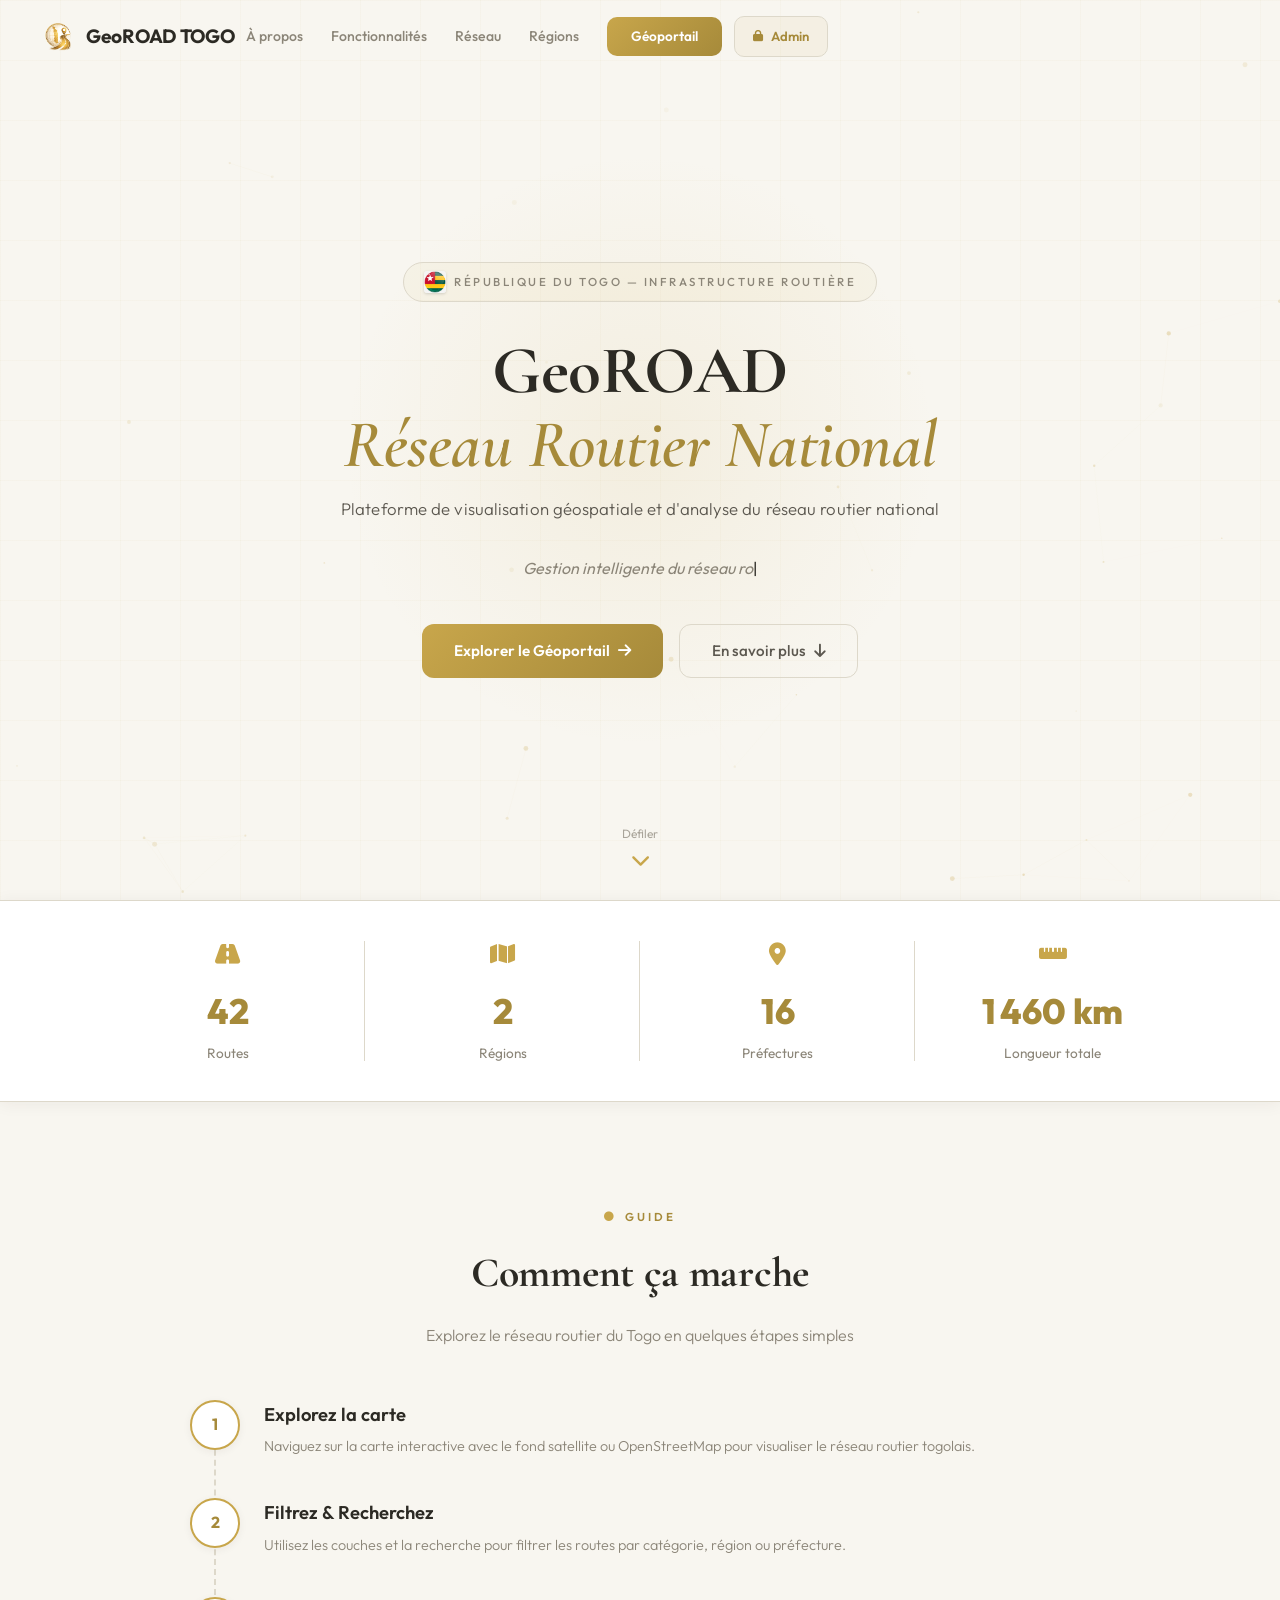
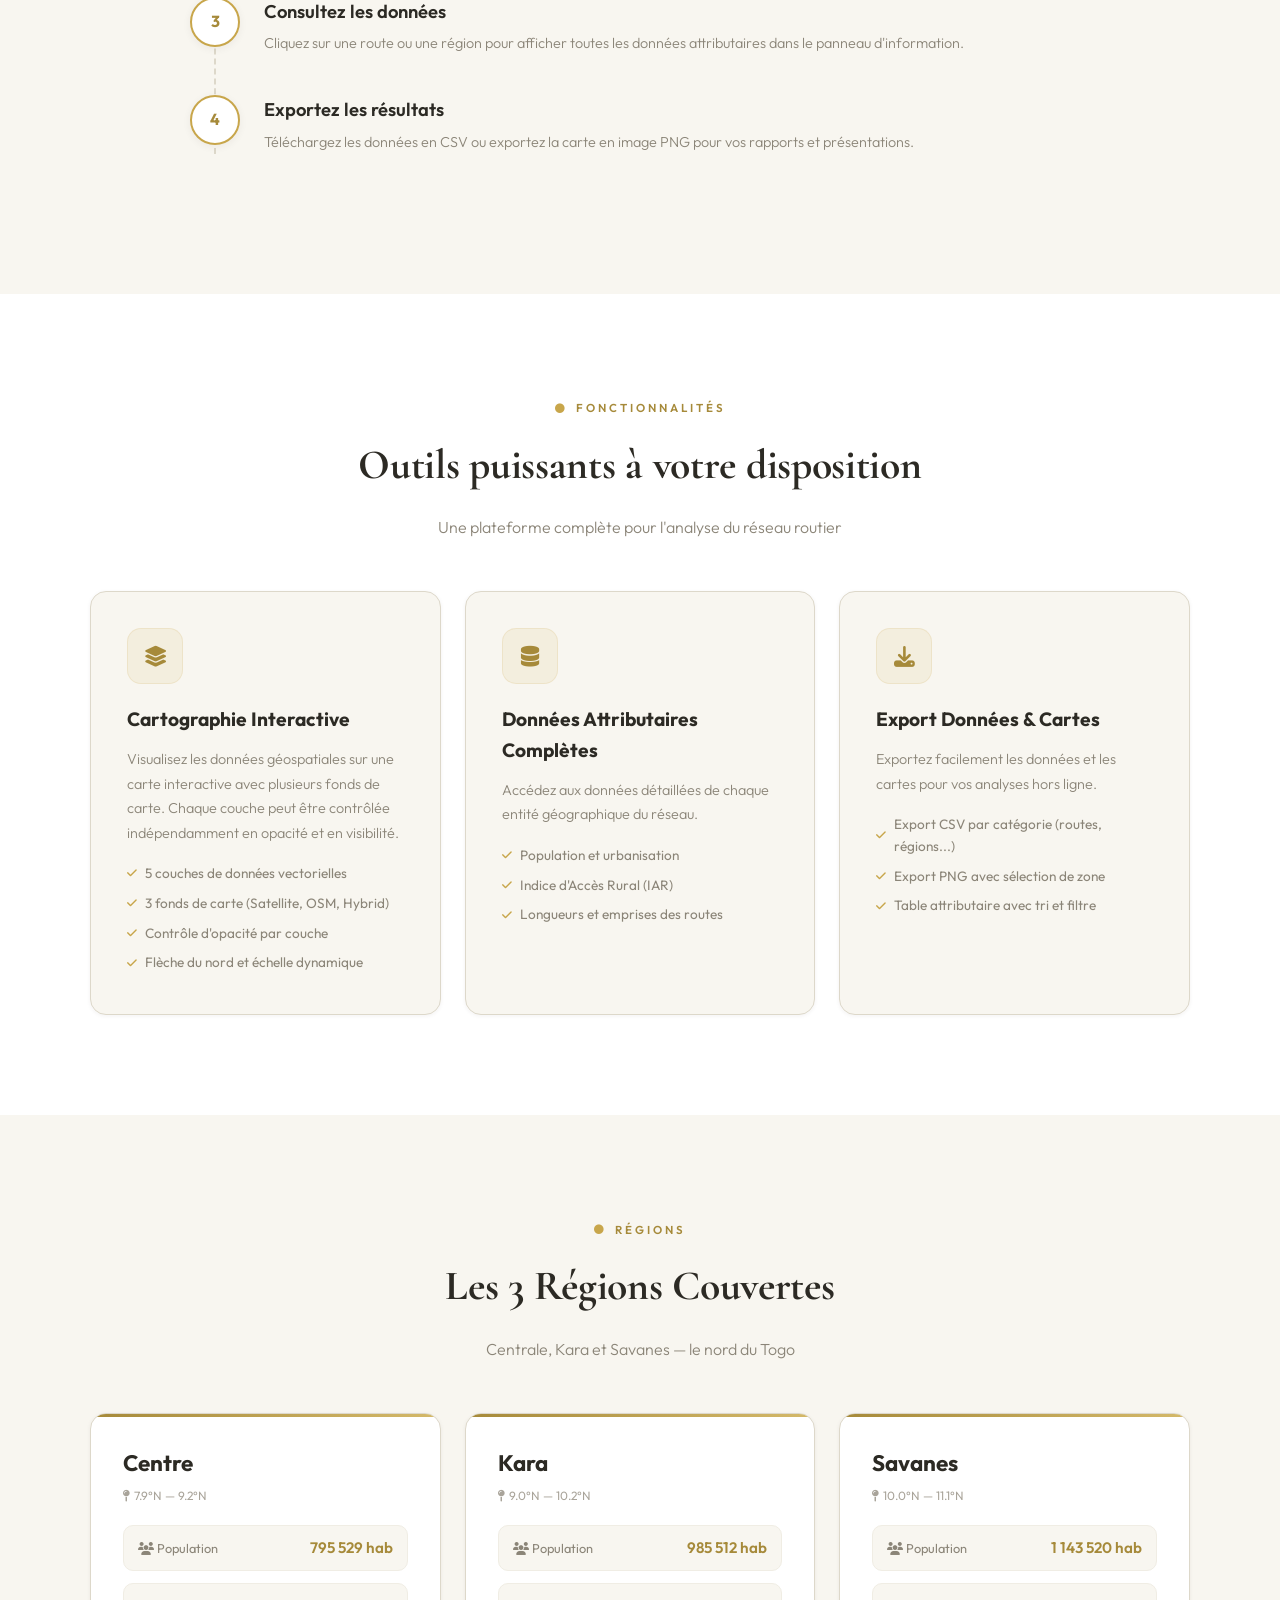
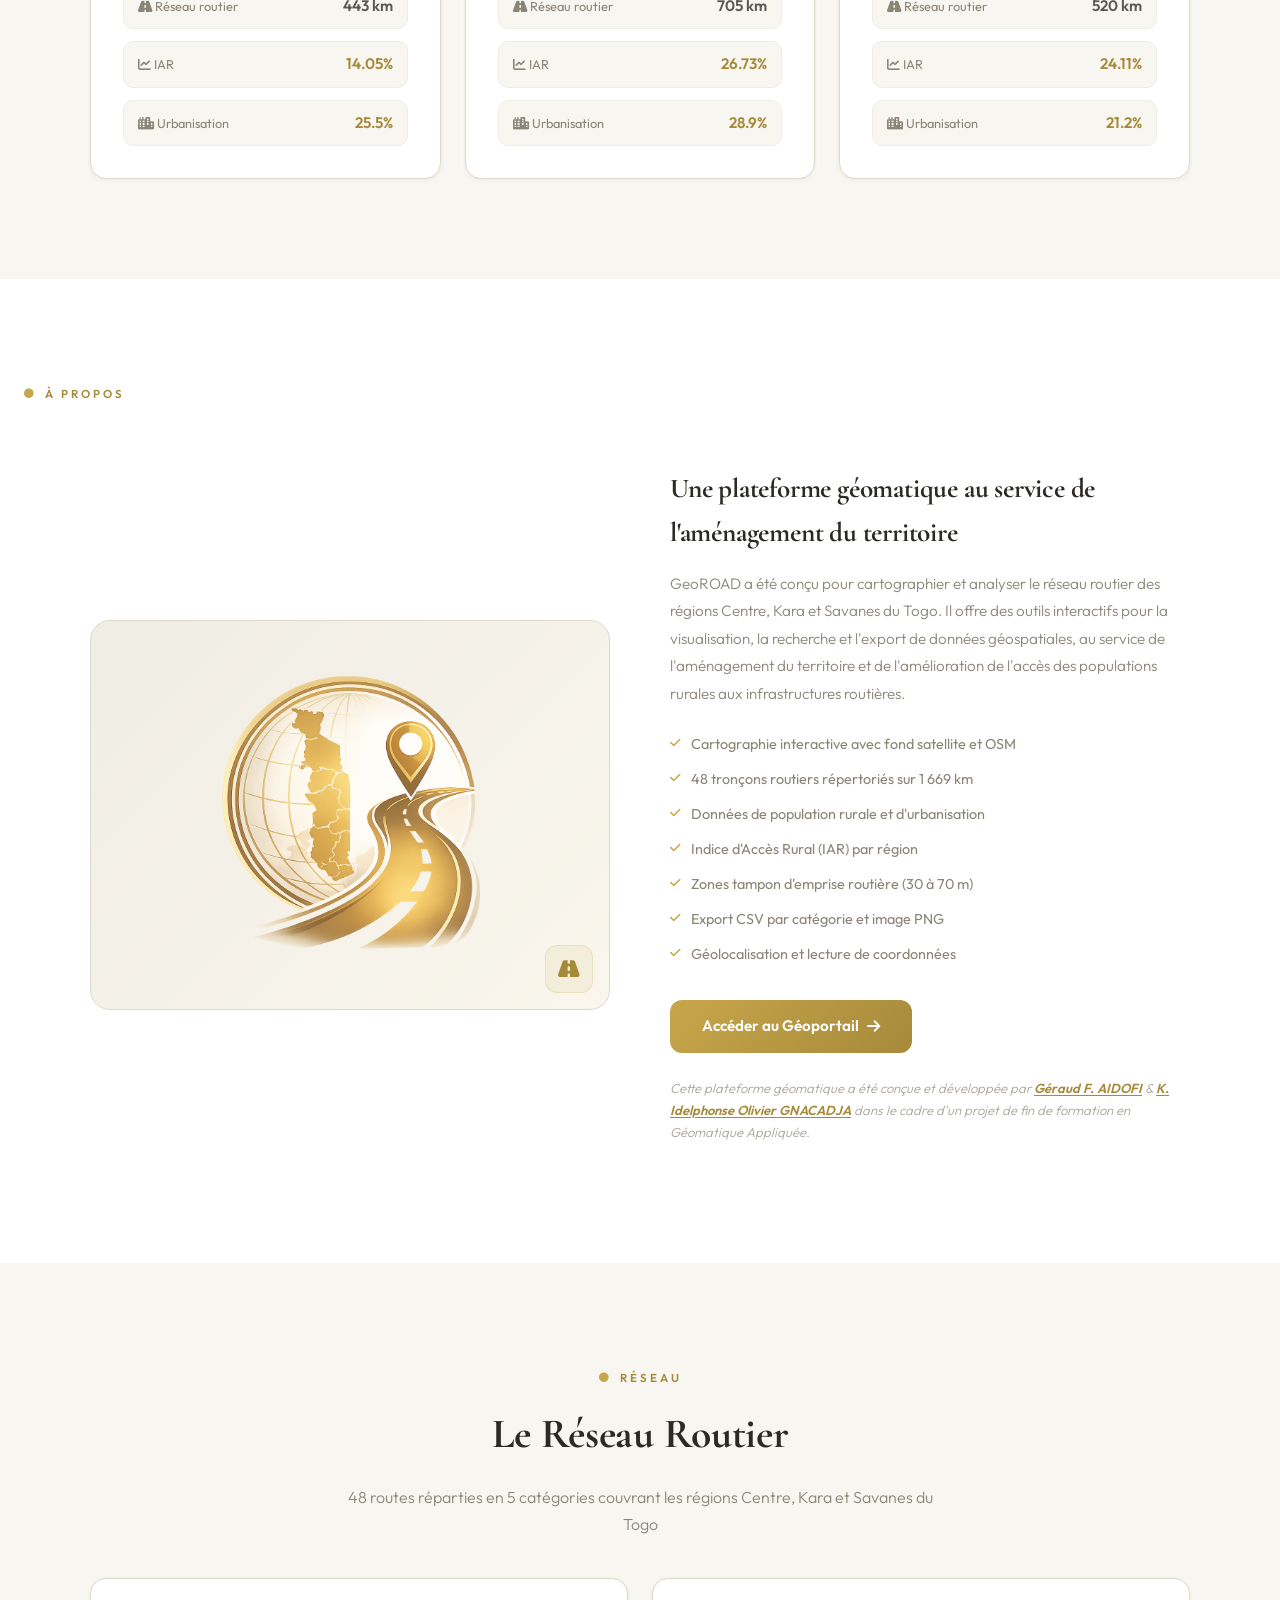
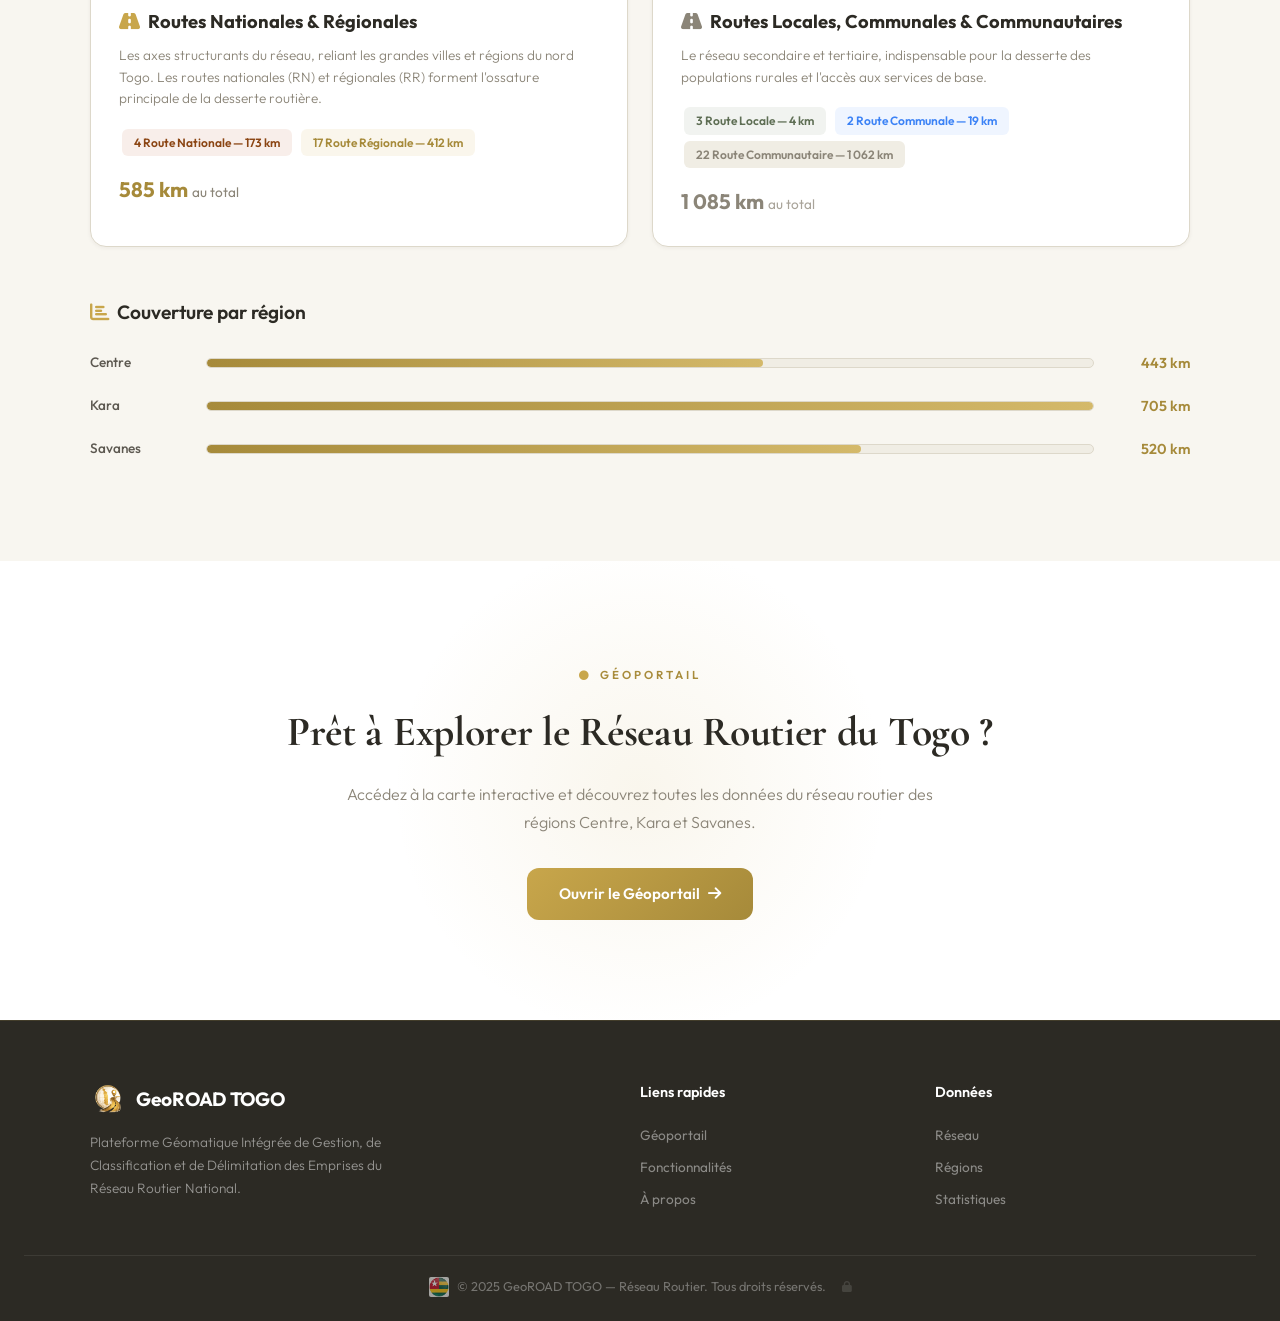
<file: index.html>
<!DOCTYPE html>
<html lang="fr">
<head>
<meta charset="UTF-8">
<meta name="viewport" content="width=device-width, initial-scale=1.0">
<title>GeoROAD TOGO — Réseau Routier</title>
<link rel="preconnect" href="https://fonts.googleapis.com">
<link rel="preconnect" href="https://fonts.gstatic.com" crossorigin>
<link href="https://fonts.googleapis.com/css2?family=Cormorant+Garamond:wght@400;500;600;700&family=Outfit:wght@300;400;500;600;700;800&display=swap" rel="stylesheet">
<link rel="stylesheet" href="https://cdnjs.cloudflare.com/ajax/libs/font-awesome/6.4.0/css/all.min.css">
<style>
:root{--gold:#C8A64B;--gold-dark:#A68A3A;--gold-light:#D4B96A;--gold-pale:rgba(200,166,75,.10);--cream:#F8F6F0;--cream-2:#F0EDE4;--cream-3:#E8E4D9;--cream-border:#DDD8CA;--text:#2C2A24;--text-2:#5C5850;--text-3:#8B8578;--text-4:#A9A49A;--white:#FFF;--shadow:rgba(44,42,36,.06);--shadow-md:rgba(44,42,36,.1);--shadow-lg:rgba(44,42,36,.16)}
*,*::before,*::after{margin:0;padding:0;box-sizing:border-box}
html{scroll-behavior:smooth}
body{font-family:'Outfit',sans-serif;background:var(--cream);color:var(--text);overflow-x:hidden;line-height:1.6}
a{text-decoration:none;color:inherit}
ul{list-style:none}

/* Preloader */
#preloader{position:fixed;inset:0;z-index:10000;background:var(--cream);display:flex;flex-direction:column;align-items:center;justify-content:center;transition:opacity .6s,visibility .6s}
#preloader.hidden{opacity:0;visibility:hidden}
.spinner{width:40px;height:40px;border:3px solid var(--cream-3);border-top-color:var(--gold);border-radius:50%;animation:spin .8s linear infinite}
@keyframes spin{to{transform:rotate(360deg)}}
#preloader span{margin-top:16px;font-size:.8rem;letter-spacing:4px;color:var(--text-3);font-weight:400;text-transform:uppercase}

/* Mobile menu overlay — removed, no burger */

/* Navbar */
#navbar{position:fixed;top:0;left:0;right:0;z-index:9999;padding:14px 20px;display:flex;align-items:center;justify-content:flex-start;transition:all .4s;gap:12px}
#navbar.scrolled{background:rgba(248,246,240,.95);backdrop-filter:blur(18px);border-bottom:1px solid var(--cream-border);padding:10px 16px;box-shadow:0 1px 8px var(--shadow)}
.nav-logo{display:flex;align-items:center;gap:8px;font-size:1.1rem;font-weight:700;letter-spacing:-.3px;color:var(--text);flex-shrink:0}
.nav-logo .icon{width:32px;height:32px;border-radius:8px;object-fit:contain}
.nav-links{display:flex;align-items:center;gap:8px;overflow-x:auto;scrollbar-width:none;-ms-overflow-style:none;flex:1 1 auto;min-width:0}
.nav-links::-webkit-scrollbar{display:none}
.nav-links a{font-size:.8rem;font-weight:500;color:var(--text-3);transition:color .3s;white-space:nowrap;padding:6px 10px;border-radius:8px}
.nav-links a:hover{color:var(--gold-dark);background:var(--gold-pale)}
.nav-links .cta-nav{padding:7px 16px;border-radius:8px;background:linear-gradient(135deg,var(--gold),var(--gold-dark));color:var(--white);font-weight:600;font-size:.78rem;transition:transform .3s,box-shadow .3s;flex-shrink:0}
.nav-links .cta-nav:hover{transform:translateY(-1px);box-shadow:0 4px 20px rgba(200,166,75,.35)}
.nav-admin-link{display:inline-flex;align-items:center;gap:8px;padding:7px 14px;border-radius:8px;border:1px solid var(--cream-border);background:rgba(200,166,75,.08);color:var(--gold-dark);font-size:.78rem;font-weight:600;white-space:nowrap;flex-shrink:0;transition:all .3s}
.nav-admin-link:hover{background:var(--gold-pale);border-color:var(--gold);transform:translateY(-1px)}
.nav-admin-link i{font-size:.72rem}
@media(min-width:769px){#navbar{padding:16px 40px}.nav-logo{font-size:1.2rem;gap:10px}.nav-logo .icon{width:36px;height:36px;border-radius:10px}.nav-links{gap:28px;overflow:visible;flex:0 1 auto}.nav-links a{font-size:.88rem;padding:0}.nav-links .cta-nav{padding:9px 24px;border-radius:10px;font-size:.85rem}.nav-admin-link{padding:9px 18px;border-radius:10px;font-size:.82rem}}

/* Hero */
#hero{position:relative;min-height:100dvh;display:flex;align-items:center;justify-content:center;text-align:center;overflow:hidden;padding:120px 24px 80px}
#particles-canvas{position:absolute;inset:0;z-index:0}
.hero-grid{position:absolute;inset:0;z-index:0;background-image:linear-gradient(rgba(200,166,75,.04) 1px,transparent 1px),linear-gradient(90deg,rgba(200,166,75,.04) 1px,transparent 1px);background-size:60px 60px;animation:gridMove 20s linear infinite}
@keyframes gridMove{to{background-position:60px 60px}}
.hero-glow{position:absolute;width:600px;height:600px;border-radius:50%;background:radial-gradient(circle,rgba(200,166,75,.1) 0%,transparent 70%);z-index:0;top:50%;left:50%;transform:translate(-50%,-50%)}
.hero-content{position:relative;z-index:1;max-width:860px}
.hero-badge{display:inline-flex;align-items:center;gap:8px;padding:8px 20px;border-radius:50px;border:1px solid var(--cream-border);background:rgba(200,166,75,.06);font-size:.72rem;letter-spacing:2.5px;color:var(--text-3);margin-bottom:32px;font-weight:500;text-transform:uppercase}
.hero-badge i{color:var(--gold);font-size:.65rem}
.hero-flag{width:22px;height:auto;border-radius:3px;object-fit:contain;box-shadow:0 1px 3px rgba(0,0,0,.15)}
.hero-title{font-family:'Cormorant Garamond',serif;font-size:4.2rem;font-weight:700;line-height:1.1;margin-bottom:12px;letter-spacing:-.5px;color:var(--text)}
.hero-title .line1{display:block}
.hero-title .line2{display:block;color:var(--gold-dark);font-style:italic;font-weight:600}
.hero-subtitle{font-size:1.05rem;color:var(--text-2);max-width:680px;margin:0 auto 32px;font-weight:300;line-height:1.8;letter-spacing:.1px}
#typewriter-container{min-height:28px;margin-bottom:40px}
#typewriter{font-size:1rem;color:var(--text-3);font-weight:400;font-style:italic}
#typewriter .cursor{color:var(--gold);animation:blink 1s step-end infinite}
@keyframes blink{50%{opacity:0}}
.hero-buttons{display:flex;gap:16px;justify-content:center;flex-wrap:wrap}
.btn-primary{padding:14px 32px;border-radius:12px;background:linear-gradient(135deg,var(--gold),var(--gold-dark));color:var(--white);font-weight:600;font-size:.95rem;border:none;cursor:pointer;transition:transform .3s,box-shadow .3s;display:inline-flex;align-items:center;gap:8px;font-family:'Outfit',sans-serif}
.btn-primary:hover{transform:translateY(-2px);box-shadow:0 8px 30px rgba(200,166,75,.35)}
.btn-ghost{padding:14px 32px;border-radius:12px;background:transparent;color:var(--text-2);font-weight:500;font-size:.95rem;border:1px solid var(--cream-border);cursor:pointer;transition:all .3s;display:inline-flex;align-items:center;gap:8px;font-family:'Outfit',sans-serif}
.btn-ghost:hover{border-color:var(--gold);color:var(--gold-dark);background:var(--gold-pale)}
.scroll-indicator{position:absolute;bottom:30px;left:50%;transform:translateX(-50%);z-index:1;display:flex;flex-direction:column;align-items:center;gap:8px;color:var(--text-4);font-size:.75rem;animation:float 2s ease-in-out infinite}
.scroll-indicator i{font-size:1.2rem;color:var(--gold)}
@keyframes float{0%,100%{transform:translateX(-50%) translateY(0)}50%{transform:translateX(-50%) translateY(-8px)}}
@media(max-width:768px){#navbar{padding:10px 12px;gap:8px}.nav-logo{font-size:.95rem;gap:6px}.nav-logo .icon{width:28px;height:28px;border-radius:8px}.nav-links{gap:6px;overflow-x:auto}.nav-links a{font-size:.72rem;padding:5px 8px}.nav-links .cta-nav{padding:6px 12px;font-size:.72rem}.nav-admin-link{padding:6px 10px;font-size:.7rem;min-width:38px;justify-content:center}.nav-admin-link span{display:none}.hero-title{font-size:2.4rem}.hero-subtitle{font-size:.88rem;padding:0 8px}.hero-buttons{flex-direction:column;align-items:center;width:100%}.hero-buttons .btn-primary,.hero-buttons .btn-ghost{width:100%;max-width:320px;justify-content:center}.hero-badge{font-size:.6rem;padding:6px 14px;letter-spacing:1.5px}.hero-flag{width:18px}#typewriter{font-size:.88rem}.scroll-indicator{display:none}}

/* Stats bar */
#stats{position:relative;z-index:2;background:var(--white);border-top:1px solid var(--cream-border);border-bottom:1px solid var(--cream-border);box-shadow:0 2px 16px var(--shadow)}
.stats-grid{display:grid;grid-template-columns:repeat(4,1fr);max-width:1100px;margin:0 auto}
.stat-item{padding:36px 20px;text-align:center;position:relative}
.stat-item:not(:last-child)::after{content:'';position:absolute;right:0;top:20%;height:60%;width:1px;background:var(--cream-border)}
.stat-icon{font-size:1.4rem;color:var(--gold);margin-bottom:10px}
.stat-number{font-size:2.2rem;font-weight:800;color:var(--gold-dark);font-family:'Outfit',sans-serif}
.stat-label{font-size:.85rem;color:var(--text-3);margin-top:4px;font-weight:400}
@media(max-width:768px){.stats-grid{grid-template-columns:repeat(2,1fr)}.stat-item{padding:20px 12px}.stat-number{font-size:1.6rem}.stat-label{font-size:.78rem}.stat-icon{font-size:1.1rem}}

/* Sections */
.section{padding:100px 24px;position:relative}
.section-tag{display:inline-flex;align-items:center;gap:8px;font-size:.72rem;letter-spacing:3px;color:var(--gold-dark);font-weight:600;text-transform:uppercase;margin-bottom:14px}
.section-tag i{font-size:.6rem;color:var(--gold)}
.section-title{font-family:'Cormorant Garamond',serif;font-size:2.6rem;font-weight:700;margin-bottom:16px;letter-spacing:-.3px;color:var(--text)}
.section-subtitle{color:var(--text-3);max-width:600px;font-weight:300;font-size:1rem;line-height:1.7}
@media(max-width:768px){.section{padding:50px 14px}.section-title{font-size:1.7rem}.section-subtitle{font-size:.9rem}.section-tag{font-size:.65rem;letter-spacing:2px}}

/* How it works */
#how-it-works{background:var(--cream)}
.steps-container{max-width:900px;margin:50px auto 0;position:relative}
.steps-container::before{content:'';position:absolute;left:24px;top:0;bottom:0;width:2px;border-left:2px dashed var(--cream-border)}
.step-item{display:flex;gap:24px;align-items:flex-start;margin-bottom:40px;position:relative}
.step-circle{flex-shrink:0;width:50px;height:50px;border-radius:50%;background:var(--white);border:2px solid var(--gold);display:flex;align-items:center;justify-content:center;font-weight:700;font-size:1rem;color:var(--gold-dark);z-index:1;transition:all .3s;box-shadow:0 2px 8px var(--shadow)}
.step-item:hover .step-circle{background:var(--gold);color:var(--white);box-shadow:0 0 20px rgba(200,166,75,.3)}
.step-content h3{font-size:1.15rem;font-weight:600;margin-bottom:6px;color:var(--text)}
.step-content p{color:var(--text-3);font-size:.9rem;font-weight:300}
@media(max-width:768px){.steps-container::before{left:24px}}

/* Features */
#features{background:var(--white)}
.features-grid{display:grid;grid-template-columns:repeat(3,1fr);gap:24px;max-width:1100px;margin:50px auto 0}
.feature-card{padding:36px;border-radius:16px;background:var(--cream);border:1px solid var(--cream-border);transition:all .4s;box-shadow:0 1px 4px var(--shadow)}
.feature-card:hover{transform:translateY(-4px);border-color:var(--gold);box-shadow:0 8px 40px var(--shadow-lg)}
.feature-icon{width:56px;height:56px;border-radius:14px;background:var(--gold-pale);border:1px solid rgba(200,166,75,.15);display:flex;align-items:center;justify-content:center;font-size:1.3rem;color:var(--gold-dark);margin-bottom:20px}
.feature-card h3{font-size:1.2rem;font-weight:700;margin-bottom:12px;color:var(--text)}
.feature-card p{color:var(--text-3);font-size:.9rem;line-height:1.7;font-weight:300}
.feature-card .feature-list{margin-top:14px}
.feature-card .feature-list li{color:var(--text-3);font-size:.85rem;padding:4px 0;display:flex;align-items:center;gap:8px}
.feature-card .feature-list li i{color:var(--gold);font-size:.7rem}
@media(max-width:768px){.features-grid{grid-template-columns:1fr;gap:16px}.feature-card{padding:24px 18px}.feature-icon{width:44px;height:44px;font-size:1.1rem}}

/* Regions */
#regions{background:var(--cream)}
.regions-grid{display:grid;grid-template-columns:repeat(3,1fr);gap:24px;max-width:1100px;margin:50px auto 0}
.region-card{padding:32px;border-radius:16px;background:var(--white);border:1px solid var(--cream-border);position:relative;overflow:hidden;transition:all .4s;box-shadow:0 1px 4px var(--shadow)}
.region-card:hover{transform:translateY(-4px);border-color:var(--gold);box-shadow:0 8px 40px var(--shadow-lg)}
.region-card::before{content:'';position:absolute;top:0;left:0;right:0;height:3px;background:linear-gradient(90deg,var(--gold-dark),var(--gold-light))}
.region-name{font-size:1.4rem;font-weight:700;margin-bottom:4px;color:var(--text)}
.region-coords{font-size:.75rem;color:var(--text-4);margin-bottom:20px}
.region-stats{display:flex;flex-direction:column;gap:12px}
.region-stat{display:flex;justify-content:space-between;align-items:center;padding:10px 14px;border-radius:10px;background:var(--cream);border:1px solid var(--cream-2)}
.region-stat .label{font-size:.8rem;color:var(--text-3)}
.region-stat .value{font-size:.95rem;font-weight:600;color:var(--gold-dark)}
.region-stat .value.blue{color:var(--text-2)}
@media(max-width:768px){.regions-grid{grid-template-columns:1fr;gap:16px}.region-card{padding:24px 18px}.region-name{font-size:1.2rem}}

/* About */
#about{background:var(--white)}
.about-grid{display:grid;grid-template-columns:1fr 1fr;gap:60px;align-items:center;max-width:1100px;margin:50px auto 0}
.about-image{border-radius:20px;overflow:hidden;aspect-ratio:4/3;position:relative;display:flex;align-items:center;justify-content:center;background:linear-gradient(135deg,var(--cream-2),var(--gold-pale));border:1px solid var(--cream-border)}
.about-image .tg-logo-img{width:70%;height:auto;object-fit:contain;opacity:.85}
.about-image .overlay-icon{position:absolute;bottom:16px;right:16px;width:48px;height:48px;border-radius:12px;background:var(--gold-pale);border:1px solid rgba(200,166,75,.2);display:flex;align-items:center;justify-content:center;color:var(--gold-dark);font-size:1.2rem}
.about-text h3{font-family:'Cormorant Garamond',serif;font-size:1.7rem;font-weight:700;margin-bottom:16px;letter-spacing:-.2px;color:var(--text)}
.about-text p{color:var(--text-3);font-size:.95rem;line-height:1.8;margin-bottom:20px;font-weight:300}
.about-text ul{margin-bottom:28px}
.about-text ul li{padding:6px 0;color:var(--text-3);font-size:.9rem;display:flex;align-items:flex-start;gap:10px}
.about-text ul li i{color:var(--gold);margin-top:4px;font-size:.75rem}
@media(max-width:768px){.about-grid{grid-template-columns:1fr;gap:24px}.about-text h3{font-size:1.4rem}.about-text p{font-size:.88rem}.about-image{aspect-ratio:16/10}}

/* Network */
#network{background:var(--cream)}
.network-types{display:grid;grid-template-columns:1fr 1fr;gap:24px;max-width:1100px;margin:40px auto 0}
.type-card{padding:28px;border-radius:16px;background:var(--white);border:1px solid var(--cream-border);box-shadow:0 1px 4px var(--shadow)}
.type-card h3{font-size:1.15rem;font-weight:700;margin-bottom:8px;color:var(--text)}
.type-card .type-desc{color:var(--text-3);font-size:.85rem;margin-bottom:16px;font-weight:300}
.type-badge{display:inline-flex;padding:4px 12px;border-radius:6px;font-size:.75rem;font-weight:600;margin:3px}
.type-badge.rn{background:rgba(184,92,56,.1);color:#8B4513}
.type-badge.rr{background:var(--gold-pale);color:var(--gold-dark)}
.type-badge.rl{background:rgba(122,139,111,.1);color:#5E6E54}
.type-badge.rc{background:rgba(59,130,246,.08);color:#3B82F6}
.type-badge.cu{background:var(--cream-2);color:var(--text-3)}
.coverage-section{max-width:1100px;margin:50px auto 0}
.coverage-section h3{font-size:1.2rem;font-weight:600;margin-bottom:24px;color:var(--text)}
.coverage-bars{display:flex;flex-direction:column;gap:20px}
.coverage-item{display:flex;align-items:center;gap:16px}
.coverage-label{width:100px;font-size:.85rem;font-weight:500;flex-shrink:0;color:var(--text-2)}
.coverage-bar{flex:1;height:10px;border-radius:10px;background:var(--cream-2);overflow:hidden;border:1px solid var(--cream-border)}
.coverage-fill{height:100%;border-radius:10px;background:linear-gradient(90deg,var(--gold-dark),var(--gold-light));width:0;transition:width 1.5s ease-out}
.coverage-value{width:80px;text-align:right;font-size:.9rem;font-weight:600;color:var(--gold-dark)}
@media(max-width:768px){.network-types{grid-template-columns:1fr;gap:16px}.type-card{padding:20px 16px}.coverage-item{flex-wrap:wrap;gap:8px}.coverage-label{width:100%}.coverage-value{width:auto;text-align:left}.coverage-section{margin-top:30px}}

@media(max-width:768px){#cta-section{padding:60px 14px}#cta-section .section-title{font-size:1.7rem}}
@media(max-width:480px){#cta-section .btn-primary{width:100%}}
#cta-section{padding:100px 24px;text-align:center;position:relative;overflow:hidden;background:var(--white)}
.cta-glow{position:absolute;width:500px;height:500px;border-radius:50%;background:radial-gradient(circle,rgba(200,166,75,.1) 0%,transparent 70%);top:50%;left:50%;transform:translate(-50%,-50%)}
#cta-section .section-title{position:relative;z-index:1}
#cta-section .section-subtitle{position:relative;z-index:1;margin:0 auto 32px}
#cta-section .btn-primary{position:relative;z-index:1}

/* Footer */
#footer{background:var(--text);border-top:1px solid rgba(200,166,75,.15);padding:60px 24px 24px}
.footer-grid{display:grid;grid-template-columns:2fr 1fr 1fr;gap:40px;max-width:1100px;margin:0 auto 40px}
.footer-brand .nav-logo{margin-bottom:14px}
.footer-brand .nav-logo span{color:var(--white)}
.footer-brand p{color:rgba(255,255,255,.5);font-size:.85rem;line-height:1.7;font-weight:300;max-width:300px}
.footer-col h4{font-size:.9rem;font-weight:600;margin-bottom:16px;color:var(--white)}
.footer-col a{display:block;color:rgba(255,255,255,.45);font-size:.85rem;padding:5px 0;transition:color .3s}
.footer-col a:hover{color:var(--gold-light)}
.footer-bottom{border-top:1px solid rgba(255,255,255,.08);padding-top:20px;text-align:center;color:rgba(255,255,255,.35);font-size:.8rem;display:flex;align-items:center;justify-content:center;gap:8px}
.footer-flag{width:20px;height:auto;border-radius:2px;object-fit:contain;opacity:.6}
@media(max-width:768px){.footer-grid{grid-template-columns:1fr;gap:20px}#footer{padding:40px 16px 20px}.footer-brand p{max-width:100%}.footer-bottom{flex-wrap:wrap;justify-content:center;font-size:.72rem;gap:6px}}

/* Scroll reveal */
.reveal{opacity:0;transform:translateY(30px);transition:all .8s cubic-bezier(.16,1,.3,1)}
.reveal.visible{opacity:1;transform:translateY(0)}
</style>
</head>
<body>

<!-- Preloader -->
<div id="preloader">
  <div class="spinner"></div>
  <span>GeoROAD</span>
</div>

<!-- Navbar -->
<nav id="navbar">
  <a href="index.html" class="nav-logo">
    <img src="resources/logo.png" alt="Logo" class="icon">
    <span>GeoROAD TOGO</span>
  </a>
  <div class="nav-links">
    <a href="#about">À propos</a>
    <a href="#features">Fonctionnalités</a>
    <a href="#network">Réseau</a>
    <a href="#regions">Régions</a>
    <a href="geoportail.html" class="cta-nav">Géoportail</a>
  </div>
  <a href="admin-login.html" class="nav-admin-link" title="Administration">
    <i class="fas fa-lock"></i>
    <span>Admin</span>
  </a>
</nav>

<!-- Hero -->
<section id="hero">
  <canvas id="particles-canvas"></canvas>
  <div class="hero-grid"></div>
  <div class="hero-glow"></div>
  <div class="hero-content">
    <div class="hero-badge">
      <img src="resources/drapeau-togo.jpg" alt="Drapeau du Togo" class="hero-flag">
      RÉPUBLIQUE DU TOGO — INFRASTRUCTURE ROUTIÈRE
    </div>
    <h1 class="hero-title">
      <span class="line1">GeoROAD</span>
      <span class="line2">Réseau Routier National</span>
    </h1>
    <p class="hero-subtitle">Plateforme de visualisation géospatiale et d'analyse du réseau routier national</p>
    <div id="typewriter-container">
      <span id="typewriter"></span><span class="cursor">|</span>
    </div>
    <div class="hero-buttons">
      <a href="geoportail.html" class="btn-primary">
        Explorer le Géoportail <i class="fas fa-arrow-right"></i>
      </a>
      <a href="#about" class="btn-ghost">
        En savoir plus <i class="fas fa-arrow-down"></i>
      </a>
    </div>
  </div>
  <div class="scroll-indicator">
    <span>Défiler</span>
    <i class="fas fa-chevron-down"></i>
  </div>
</section>

<!-- Stats -->
<section id="stats">
  <div class="stats-grid">
    <div class="stat-item reveal">
      <div class="stat-icon"><i class="fas fa-road"></i></div>
      <div class="stat-number" data-target="48">0</div>
      <div class="stat-label">Routes</div>
    </div>
    <div class="stat-item reveal">
      <div class="stat-icon"><i class="fas fa-map"></i></div>
      <div class="stat-number" data-target="3">0</div>
      <div class="stat-label">Régions</div>
    </div>
    <div class="stat-item reveal">
      <div class="stat-icon"><i class="fas fa-map-marker-alt"></i></div>
      <div class="stat-number" data-target="19">0</div>
      <div class="stat-label">Préfectures</div>
    </div>
    <div class="stat-item reveal">
      <div class="stat-icon"><i class="fas fa-ruler-horizontal"></i></div>
      <div class="stat-number" data-target="1669" data-suffix=" km">0</div>
      <div class="stat-label">Longueur totale</div>
    </div>
  </div>
</section>

<!-- How it works -->
<section id="how-it-works" class="section">
  <div style="text-align:center">
    <div class="section-tag"><i class="fas fa-circle"></i> GUIDE</div>
    <h2 class="section-title">Comment ça marche</h2>
    <p class="section-subtitle" style="margin:0 auto">Explorez le réseau routier du Togo en quelques étapes simples</p>
  </div>
  <div class="steps-container">
    <div class="step-item reveal">
      <div class="step-circle">1</div>
      <div class="step-content">
        <h3>Explorez la carte</h3>
        <p>Naviguez sur la carte interactive avec le fond satellite ou OpenStreetMap pour visualiser le réseau routier togolais.</p>
      </div>
    </div>
    <div class="step-item reveal">
      <div class="step-circle">2</div>
      <div class="step-content">
        <h3>Filtrez & Recherchez</h3>
        <p>Utilisez les couches et la recherche pour filtrer les routes par catégorie, région ou préfecture.</p>
      </div>
    </div>
    <div class="step-item reveal">
      <div class="step-circle">3</div>
      <div class="step-content">
        <h3>Consultez les données</h3>
        <p>Cliquez sur une route ou une région pour afficher toutes les données attributaires dans le panneau d'information.</p>
      </div>
    </div>
    <div class="step-item reveal">
      <div class="step-circle">4</div>
      <div class="step-content">
        <h3>Exportez les résultats</h3>
        <p>Téléchargez les données en CSV ou exportez la carte en image PNG pour vos rapports et présentations.</p>
      </div>
    </div>
  </div>
</section>

<!-- Features -->
<section id="features" class="section">
  <div style="text-align:center">
    <div class="section-tag"><i class="fas fa-circle"></i> FONCTIONNALITÉS</div>
    <h2 class="section-title">Outils puissants à votre disposition</h2>
    <p class="section-subtitle" style="margin:0 auto">Une plateforme complète pour l'analyse du réseau routier</p>
  </div>
  <div class="features-grid">
    <div class="feature-card reveal">
      <div class="feature-icon"><i class="fas fa-layer-group"></i></div>
      <h3>Cartographie Interactive</h3>
      <p>Visualisez les données géospatiales sur une carte interactive avec plusieurs fonds de carte. Chaque couche peut être contrôlée indépendamment en opacité et en visibilité.</p>
      <ul class="feature-list">
        <li><i class="fas fa-check"></i> 5 couches de données vectorielles</li>
        <li><i class="fas fa-check"></i> 3 fonds de carte (Satellite, OSM, Hybrid)</li>
        <li><i class="fas fa-check"></i> Contrôle d'opacité par couche</li>
        <li><i class="fas fa-check"></i> Flèche du nord et échelle dynamique</li>
      </ul>
    </div>
    <div class="feature-card reveal">
      <div class="feature-icon"><i class="fas fa-database"></i></div>
      <h3>Données Attributaires Complètes</h3>
      <p>Accédez aux données détaillées de chaque entité géographique du réseau.</p>
      <ul class="feature-list">
        <li><i class="fas fa-check"></i> Population et urbanisation</li>
        <li><i class="fas fa-check"></i> Indice d'Accès Rural (IAR)</li>
        <li><i class="fas fa-check"></i> Longueurs et emprises des routes</li>
      </ul>
    </div>
    <div class="feature-card reveal">
      <div class="feature-icon"><i class="fas fa-download"></i></div>
      <h3>Export Données & Cartes</h3>
      <p>Exportez facilement les données et les cartes pour vos analyses hors ligne.</p>
      <ul class="feature-list">
        <li><i class="fas fa-check"></i> Export CSV par catégorie (routes, régions...)</li>
        <li><i class="fas fa-check"></i> Export PNG avec sélection de zone</li>
        <li><i class="fas fa-check"></i> Table attributaire avec tri et filtre</li>
      </ul>
    </div>
  </div>
</section>

<!-- Regions -->
<section id="regions" class="section">
  <div style="text-align:center">
    <div class="section-tag"><i class="fas fa-circle"></i> RÉGIONS</div>
    <h2 class="section-title">Les 3 Régions Couvertes</h2>
    <p class="section-subtitle" style="margin:0 auto">Centrale, Kara et Savanes — le nord du Togo</p>
  </div>
  <div class="regions-grid">
    <div class="region-card reveal">
      <div class="region-name">Centre</div>
      <div class="region-coords"><i class="fas fa-map-pin"></i> 7.9°N — 9.2°N</div>
      <div class="region-stats">
        <div class="region-stat">
          <span class="label"><i class="fas fa-users"></i> Population</span>
          <span class="value">795 529 hab</span>
        </div>
        <div class="region-stat">
          <span class="label"><i class="fas fa-road"></i> Réseau routier</span>
          <span class="value blue">443 km</span>
        </div>
        <div class="region-stat">
          <span class="label"><i class="fas fa-chart-line"></i> IAR</span>
          <span class="value">14.05%</span>
        </div>
        <div class="region-stat">
          <span class="label"><i class="fas fa-city"></i> Urbanisation</span>
          <span class="value">25.5%</span>
        </div>
      </div>
    </div>
    <div class="region-card reveal">
      <div class="region-name">Kara</div>
      <div class="region-coords"><i class="fas fa-map-pin"></i> 9.0°N — 10.2°N</div>
      <div class="region-stats">
        <div class="region-stat">
          <span class="label"><i class="fas fa-users"></i> Population</span>
          <span class="value">985 512 hab</span>
        </div>
        <div class="region-stat">
          <span class="label"><i class="fas fa-road"></i> Réseau routier</span>
          <span class="value blue">705 km</span>
        </div>
        <div class="region-stat">
          <span class="label"><i class="fas fa-chart-line"></i> IAR</span>
          <span class="value">26.73%</span>
        </div>
        <div class="region-stat">
          <span class="label"><i class="fas fa-city"></i> Urbanisation</span>
          <span class="value">28.9%</span>
        </div>
      </div>
    </div>
    <div class="region-card reveal">
      <div class="region-name">Savanes</div>
      <div class="region-coords"><i class="fas fa-map-pin"></i> 10.0°N — 11.1°N</div>
      <div class="region-stats">
        <div class="region-stat">
          <span class="label"><i class="fas fa-users"></i> Population</span>
          <span class="value">1 143 520 hab</span>
        </div>
        <div class="region-stat">
          <span class="label"><i class="fas fa-road"></i> Réseau routier</span>
          <span class="value blue">520 km</span>
        </div>
        <div class="region-stat">
          <span class="label"><i class="fas fa-chart-line"></i> IAR</span>
          <span class="value">24.11%</span>
        </div>
        <div class="region-stat">
          <span class="label"><i class="fas fa-city"></i> Urbanisation</span>
          <span class="value">21.2%</span>
        </div>
      </div>
    </div>
  </div>
</section>

<!-- About -->
<section id="about" class="section">
  <div class="section-tag"><i class="fas fa-circle"></i> À PROPOS</div>
  <div class="about-grid">
    <div class="about-image reveal">
      <img src="resources/logo.png" alt="Logo GeoROAD TOGO" class="tg-logo-img">
      <div class="overlay-icon"><i class="fas fa-road"></i></div>
    </div>
    <div class="about-text reveal">
      <h3>Une plateforme géomatique au service de l'aménagement du territoire</h3>
      <p>GeoROAD a été conçu pour cartographier et analyser le réseau routier des régions Centre, Kara et Savanes du Togo. Il offre des outils interactifs pour la visualisation, la recherche et l'export de données géospatiales, au service de l'aménagement du territoire et de l'amélioration de l'accès des populations rurales aux infrastructures routières.</p>
      <ul>
        <li><i class="fas fa-check"></i> Cartographie interactive avec fond satellite et OSM</li>
        <li><i class="fas fa-check"></i> 48 tronçons routiers répertoriés sur 1 669 km</li>
        <li><i class="fas fa-check"></i> Données de population rurale et d'urbanisation</li>
        <li><i class="fas fa-check"></i> Indice d'Accès Rural (IAR) par région</li>
        <li><i class="fas fa-check"></i> Zones tampon d'emprise routière (30 à 70 m)</li>
        <li><i class="fas fa-check"></i> Export CSV par catégorie et image PNG</li>
        <li><i class="fas fa-check"></i> Géolocalisation et lecture de coordonnées</li>
      </ul>
      <a href="geoportail.html" class="btn-primary" style="display:inline-flex">
        Accéder au Géoportail <i class="fas fa-arrow-right"></i>
      </a>
      <p style="margin-top:24px;font-size:.82rem;color:var(--text-4);line-height:1.7;font-style:italic">Cette plateforme géomatique a été conçue et développée par <a href="https://aidofifinangnon-beep.github.io/GFA/" target="_blank" rel="noopener" style="color:var(--gold-dark);font-weight:600;text-decoration:underline;text-underline-offset:2px">Géraud F. AIDOFI</a>  &  <a href="https://portfolio-olivier-gnacadja.vercel.app" target="_blank" rel="noopener" style="color:var(--gold-dark);font-weight:600;text-decoration:underline;text-underline-offset:2px">K. Idelphonse Olivier GNACADJA</a> dans le cadre d'un projet de fin de formation en Géomatique Appliquée.</p>
    </div>
  </div>
</section>

<!-- Network -->
<section id="network" class="section">
  <div style="text-align:center">
    <div class="section-tag"><i class="fas fa-circle"></i> RÉSEAU</div>
    <h2 class="section-title">Le Réseau Routier</h2>
    <p class="section-subtitle" style="margin:0 auto">48 routes réparties en 5 catégories couvrant les régions Centre, Kara et Savanes du Togo</p>
  </div>
  <div class="network-types reveal">
    <div class="type-card">
      <h3><i class="fas fa-road" style="color:var(--gold);margin-right:8px"></i>Routes Nationales & Régionales</h3>
      <p class="type-desc">Les axes structurants du réseau, reliant les grandes villes et régions du nord Togo. Les routes nationales (RN) et régionales (RR) forment l'ossature principale de la desserte routière.</p>
      <div>
        <span class="type-badge rn">4 Route Nationale — 173 km</span>
        <span class="type-badge rr">17 Route Régionale — 412 km</span>
      </div>
      <div style="margin-top:14px;font-size:1.3rem;font-weight:700;color:var(--gold-dark)">585 km <span style="font-size:.85rem;font-weight:400;color:var(--text-3)">au total</span></div>
    </div>
    <div class="type-card">
      <h3><i class="fas fa-road" style="color:var(--text-3);margin-right:8px"></i>Routes Locales, Communales & Communautaires</h3>
      <p class="type-desc">Le réseau secondaire et tertiaire, indispensable pour la desserte des populations rurales et l'accès aux services de base.</p>
      <div>
        <span class="type-badge rl">3 Route Locale — 4 km</span>
        <span class="type-badge rc">2 Route Communale — 19 km</span>
        <span class="type-badge cu">22 Route Communautaire — 1 062 km</span>
      </div>
      <div style="margin-top:14px;font-size:1.3rem;font-weight:700;color:var(--text-3)">1 085 km <span style="font-size:.85rem;font-weight:400;color:var(--text-4)">au total</span></div>
    </div>
  </div>
  <div class="coverage-section reveal">
    <h3><i class="fas fa-chart-bar" style="color:var(--gold);margin-right:8px"></i>Couverture par région</h3>
    <div class="coverage-bars">
      <div class="coverage-item">
        <span class="coverage-label">Centre</span>
        <div class="coverage-bar"><div class="coverage-fill" data-width="62.8"></div></div>
        <span class="coverage-value">443 km</span>
      </div>
      <div class="coverage-item">
        <span class="coverage-label">Kara</span>
        <div class="coverage-bar"><div class="coverage-fill" data-width="100"></div></div>
        <span class="coverage-value">705 km</span>
      </div>
      <div class="coverage-item">
        <span class="coverage-label">Savanes</span>
        <div class="coverage-bar"><div class="coverage-fill" data-width="73.8"></div></div>
        <span class="coverage-value">520 km</span>
      </div>
    </div>
  </div>
</section>

<!-- CTA -->
<section id="cta-section">
  <div class="cta-glow"></div>
  <div class="section-tag" style="justify-content:center;display:inline-flex"><i class="fas fa-circle"></i> GÉOPORTAIL</div>
  <h2 class="section-title" style="text-align:center">Prêt à Explorer le Réseau Routier du Togo ?</h2>
  <p class="section-subtitle" style="text-align:center;margin:0 auto 32px">Accédez à la carte interactive et découvrez toutes les données du réseau routier des régions Centre, Kara et Savanes.</p>
  <a href="geoportail.html" class="btn-primary" style="margin:0 auto;display:inline-flex">
    Ouvrir le Géoportail <i class="fas fa-arrow-right"></i>
  </a>
</section>

<!-- Footer -->
<footer id="footer">
  <div class="footer-grid">
    <div class="footer-brand">
      <a href="index.html" class="nav-logo">
        <img src="resources/logo.png" alt="Logo" class="icon">
        <span>GeoROAD TOGO</span>
      </a>
      <p>Plateforme Géomatique Intégrée de Gestion, de Classification et de Délimitation des Emprises du Réseau Routier National.</p>
    </div>
    <div class="footer-col">
      <h4>Liens rapides</h4>
      <a href="geoportail.html">Géoportail</a>
      <a href="#features">Fonctionnalités</a>
      <a href="#about">À propos</a>
    </div>
    <div class="footer-col">
      <h4>Données</h4>
      <a href="#network">Réseau</a>
      <a href="#regions">Régions</a>
      <a href="#stats">Statistiques</a>
    </div>
  </div>
  <div class="footer-bottom">
    <img src="resources/drapeau-togo.jpg" alt="" class="footer-flag"> © 2025 GeoROAD TOGO — Réseau Routier. Tous droits réservés. <a href="admin-login.html" style="opacity:.35;margin-left:8px" title="Administration"><i class="fas fa-lock" style="font-size:.7rem"></i></a>
  </div>
</footer>

<script src="bundle/utils.js?v=2"></script>
<script>
/* Preloader */
window.addEventListener('load',function(){setTimeout(function(){document.getElementById('preloader').classList.add('hidden')},600)});

/* Particles - gold theme */
(function(){var canvas=document.getElementById('particles-canvas');var ctx=canvas.getContext('2d');var particles=[];function resize(){canvas.width=window.innerWidth;canvas.height=window.innerHeight}resize();window.addEventListener('resize',resize);for(var i=0;i<35;i++){particles.push({x:Math.random()*canvas.width,y:Math.random()*canvas.height,r:Math.random()*2+.5,dx:(Math.random()-.5)*.3,dy:(Math.random()-.5)*.3,o:Math.random()*.25+.05})}function draw(){ctx.clearRect(0,0,canvas.width,canvas.height);for(var i=0;i<particles.length;i++){var p=particles[i];ctx.beginPath();ctx.arc(p.x,p.y,p.r,0,Math.PI*2);ctx.fillStyle='rgba(200,166,75,'+p.o+')';ctx.fill();p.x+=p.dx;p.y+=p.dy;if(p.x<0||p.x>canvas.width)p.dx*=-1;if(p.y<0||p.y>canvas.height)p.dy*=-1}for(var i=0;i<particles.length;i++){for(var j=i+1;j<particles.length;j++){var dx=particles[i].x-particles[j].x;var dy=particles[i].y-particles[j].y;var dist=Math.sqrt(dx*dx+dy*dy);if(dist<150){ctx.beginPath();ctx.moveTo(particles[i].x,particles[i].y);ctx.lineTo(particles[j].x,particles[j].y);ctx.strokeStyle='rgba(200,166,75,'+(1-dist/150)*.04+')';ctx.stroke()}}}requestAnimationFrame(draw)}draw()})();

/* Typewriter */
(function(){var phrases=["Gestion intelligente du réseau routier national","Classification automatique des routes","Délimitation précise des emprises routières","Visualisation cartographique interactive","Analyse spatiale pour l'aide à la décision","Centralisation des données géospatiales","Plateforme dédiée aux infrastructures routières","Géomatique au service du développement du territoire"];var el=document.getElementById('typewriter');var pi=0,ci=0,deleting=false;function tick(){var current=phrases[pi];if(deleting){el.textContent=current.substring(0,ci--);if(ci<0){deleting=false;pi=(pi+1)%phrases.length;setTimeout(tick,500);return}}else{el.textContent=current.substring(0,ci++);if(ci>current.length){deleting=true;setTimeout(tick,2000);return}}setTimeout(tick,deleting?30:60)}tick()})();

/* Navbar scroll */
window.addEventListener('scroll',function(){var nav=document.getElementById('navbar');if(window.scrollY>50)nav.classList.add('scrolled');else nav.classList.remove('scrolled')});

/* Scroll reveal */
var observer=new IntersectionObserver(function(entries){entries.forEach(function(e){if(e.isIntersecting)e.target.classList.add('visible')})},{threshold:.15,rootMargin:'0px 0px -40px 0px'});
document.querySelectorAll('.reveal').forEach(function(el){observer.observe(el)});

/* Counter animation */
var counterObs=new IntersectionObserver(function(entries){entries.forEach(function(e){if(e.isIntersecting){var el=e.target;var target=parseInt(el.dataset.target);var suffix=el.dataset.suffix||'';var start=0;var duration=2000;var startTime=null;function animate(ts){if(!startTime)startTime=ts;var progress=Math.min((ts-startTime)/duration,1);var eased=1-Math.pow(1-progress,3);var current=Math.floor(eased*target);el.textContent=current.toLocaleString('fr-FR')+suffix;if(progress<1)requestAnimationFrame(animate);else el.textContent=target.toLocaleString('fr-FR')+suffix}requestAnimationFrame(animate);counterObs.unobserve(el)}})},{threshold:.5});
document.querySelectorAll('.stat-number').forEach(function(el){counterObs.observe(el)});

/* Coverage bars */
var barObs=new IntersectionObserver(function(entries){entries.forEach(function(e){if(e.isIntersecting){var fills=e.target.querySelectorAll('.coverage-fill');fills.forEach(function(f,i){setTimeout(function(){f.style.width=f.dataset.width+'%'},i*200)});barObs.unobserve(e.target)}})},{threshold:.3});
document.querySelectorAll('.coverage-bars').forEach(function(el){barObs.observe(el)});
</script>
</body>
</html>
</file>
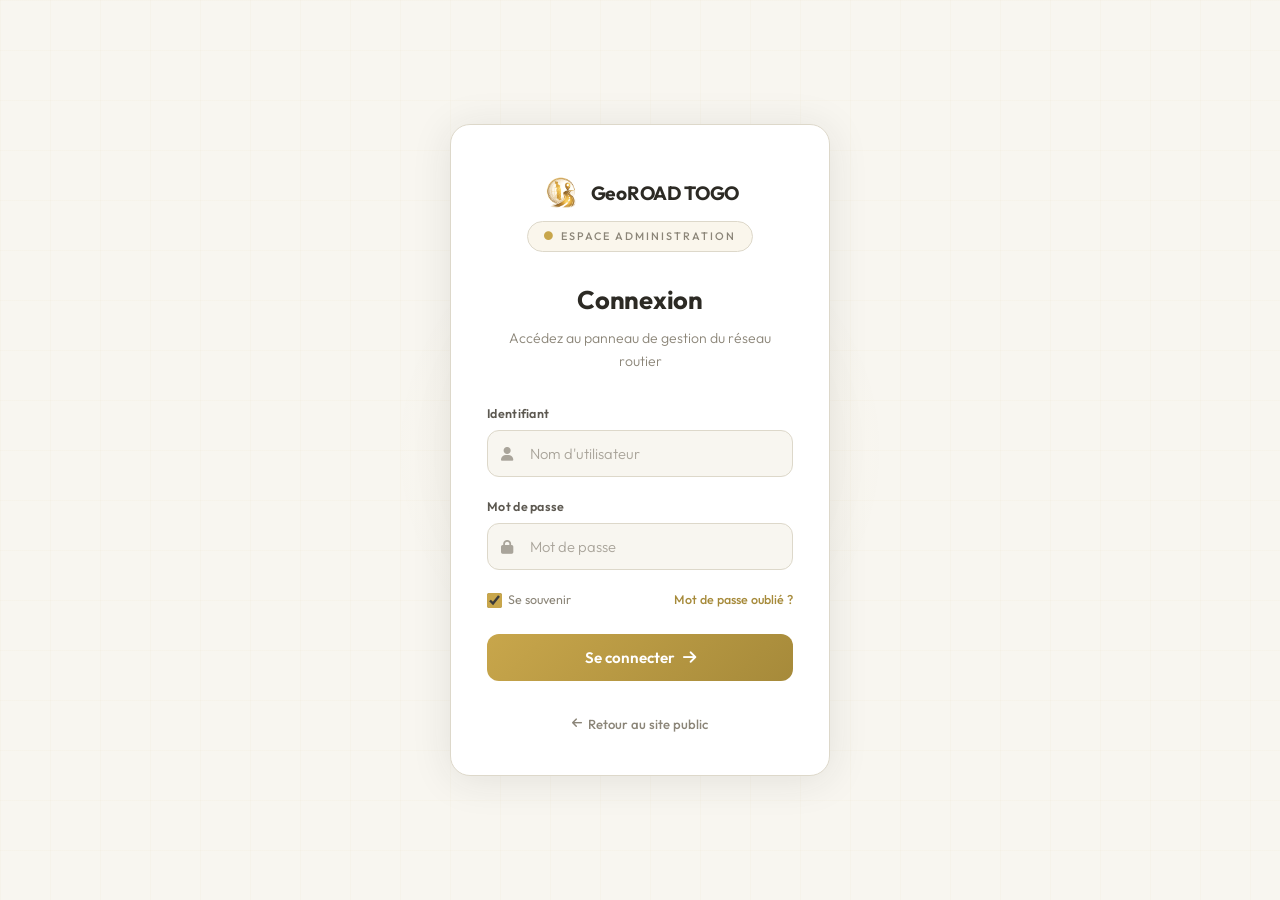
<file: admin-login.html>
<!DOCTYPE html>
<html lang="fr">
<head>
<meta charset="UTF-8">
<meta name="viewport" content="width=device-width, initial-scale=1.0">
<title>Administration — GeoROAD TOGO</title>
<link rel="preconnect" href="https://fonts.googleapis.com">
<link rel="preconnect" href="https://fonts.gstatic.com" crossorigin>
<link href="https://fonts.googleapis.com/css2?family=Outfit:wght@300;400;500;600;700;800&display=swap" rel="stylesheet">
<link rel="stylesheet" href="https://cdnjs.cloudflare.com/ajax/libs/font-awesome/6.4.0/css/all.min.css">
<style>
:root{--gold:#C8A64B;--gold-dark:#A68A3A;--gold-light:#D4B96A;--gold-pale:rgba(200,166,75,.10);--cream:#F8F6F0;--cream-2:#F0EDE4;--cream-3:#E8E4D9;--cream-border:#DDD8CA;--text:#2C2A24;--text-2:#5C5850;--text-3:#8B8578;--text-4:#A9A49A;--white:#FFF;--shadow:rgba(44,42,36,.06);--shadow-md:rgba(44,42,36,.1);--shadow-lg:rgba(44,42,36,.16);--red:#B85C38;--green:#5E6E54}
*,*::before,*::after{margin:0;padding:0;box-sizing:border-box}
html{scroll-behavior:smooth}
body{font-family:'Outfit',sans-serif;background:var(--cream);color:var(--text);min-height:100dvh;display:flex;align-items:center;justify-content:center;overflow:hidden;line-height:1.6}
a{text-decoration:none;color:inherit}
.login-wrapper{width:100%;max-width:420px;padding:20px}
.login-card{background:var(--white);border-radius:20px;border:1px solid var(--cream-border);box-shadow:0 4px 40px var(--shadow-md);padding:48px 36px 40px;text-align:center}
.login-logo{display:flex;align-items:center;justify-content:center;gap:10px;margin-bottom:8px}
.login-logo img{width:40px;height:40px;border-radius:10px;object-fit:contain}
.login-logo span{font-size:1.2rem;font-weight:700;letter-spacing:-.3px;color:var(--text)}
.login-badge{display:inline-flex;align-items:center;gap:6px;padding:6px 16px;border-radius:50px;border:1px solid var(--cream-border);background:var(--gold-pale);font-size:.68rem;letter-spacing:2px;color:var(--text-3);margin-bottom:28px;font-weight:500;text-transform:uppercase}
.login-badge i{color:var(--gold);font-size:.55rem}
.login-title{font-size:1.6rem;font-weight:700;margin-bottom:6px;letter-spacing:-.3px}
.login-subtitle{font-size:.88rem;color:var(--text-3);font-weight:300;margin-bottom:32px}
.form-group{margin-bottom:20px;text-align:left}
.form-group label{display:block;font-size:.78rem;font-weight:600;color:var(--text-2);margin-bottom:6px;letter-spacing:.3px}
.input-wrapper{position:relative}
.input-wrapper i{position:absolute;left:14px;top:50%;transform:translateY(-50%);color:var(--text-4);font-size:.88rem;transition:color .3s}
.input-wrapper input{width:100%;padding:13px 14px 13px 42px;border:1.5px solid var(--cream-border);border-radius:12px;font-family:'Outfit',sans-serif;font-size:.92rem;color:var(--text);background:var(--cream);transition:all .3s;outline:none}
.input-wrapper input:focus{border-color:var(--gold);background:var(--white);box-shadow:0 0 0 3px var(--gold-pale)}
.input-wrapper input:focus+i,.input-wrapper input:focus~i{color:var(--gold)}
.input-wrapper input::placeholder{color:var(--text-4);font-weight:300}
.form-options{display:flex;align-items:center;justify-content:space-between;margin-bottom:24px;font-size:.78rem}
.form-options label{display:flex;align-items:center;gap:6px;color:var(--text-3);cursor:pointer}
.form-options label input{accent-color:var(--gold);width:15px;height:15px}
.form-options a{color:var(--gold-dark);font-weight:500;transition:color .3s}
.form-options a:hover{color:var(--gold)}
.btn-login{width:100%;padding:14px;border-radius:12px;background:linear-gradient(135deg,var(--gold),var(--gold-dark));color:var(--white);font-weight:600;font-size:.95rem;border:none;cursor:pointer;transition:transform .3s,box-shadow .3s;font-family:'Outfit',sans-serif;display:flex;align-items:center;justify-content:center;gap:8px}
.btn-login:hover{transform:translateY(-2px);box-shadow:0 8px 30px rgba(200,166,75,.35)}
.btn-login:active{transform:translateY(0)}
.login-error{display:none;margin-top:16px;padding:10px 14px;border-radius:10px;background:rgba(184,92,56,.08);border:1px solid rgba(184,92,56,.2);color:var(--red);font-size:.82rem;font-weight:500}
.login-error.show{display:flex;align-items:center;gap:8px}
.login-footer{margin-top:28px;text-align:center}
.login-footer a{display:inline-flex;align-items:center;gap:6px;color:var(--text-3);font-size:.82rem;font-weight:500;transition:color .3s}
.login-footer a:hover{color:var(--gold-dark)}
.login-footer a i{font-size:.72rem}
.login-bg-pattern{position:fixed;inset:0;z-index:-1;background-image:linear-gradient(rgba(200,166,75,.03) 1px,transparent 1px),linear-gradient(90deg,rgba(200,166,75,.03) 1px,transparent 1px);background-size:50px 50px}
.login-bg-glow{position:fixed;width:500px;height:500px;border-radius:50%;background:radial-gradient(circle,rgba(200,166,75,.06) 0%,transparent 70%);z-index:-1;top:50%;left:50%;transform:translate(-50%,-50%)}
@media(max-width:768px){body{align-items:flex-start;overflow-y:auto;padding:18px 0}.login-card{padding:34px 22px 30px;border-radius:18px}.form-options{flex-direction:column;align-items:flex-start;gap:12px;margin-bottom:20px}.login-footer{margin-top:22px}}
@media(max-width:480px){.login-card{padding:32px 20px 28px;border-radius:16px}.login-title{font-size:1.3rem}.login-subtitle{font-size:.84rem;margin-bottom:24px}.login-wrapper{padding:14px}}
</style>
</head>
<body>
<div class="login-bg-pattern"></div>
<div class="login-bg-glow"></div>

<div class="login-wrapper">
  <div class="login-card">
    <div class="login-logo">
      <img src="resources/logo.png" alt="Logo">
      <span>GeoROAD TOGO</span>
    </div>
    <div class="login-badge"><i class="fas fa-circle"></i> Espace Administration</div>
    <h1 class="login-title">Connexion</h1>
    <p class="login-subtitle">Accédez au panneau de gestion du réseau routier</p>

    <form id="login-form" onsubmit="return handleLogin(event)">
      <div class="form-group">
        <label>Identifiant</label>
        <div class="input-wrapper">
          <input type="text" id="login-user" placeholder="Nom d'utilisateur" autocomplete="username" required>
          <i class="fas fa-user"></i>
        </div>
      </div>
      <div class="form-group">
        <label>Mot de passe</label>
        <div class="input-wrapper">
          <input type="password" id="login-pass" placeholder="Mot de passe" autocomplete="current-password" required>
          <i class="fas fa-lock"></i>
        </div>
      </div>
      <div class="form-options">
        <label><input type="checkbox" checked> Se souvenir</label>
        <a href="#">Mot de passe oublié ?</a>
      </div>
      <button type="submit" class="btn-login">
        Se connecter <i class="fas fa-arrow-right"></i>
      </button>
      <div class="login-error" id="login-error">
        <i class="fas fa-exclamation-circle"></i>
        <span>Identifiants incorrects. Veuillez réessayer.</span>
      </div>
    </form>

    <div class="login-footer">
      <a href="index.html"><i class="fas fa-arrow-left"></i> Retour au site public</a>
    </div>
  </div>
</div>

<script src="bundle/utils.js?v=2"></script>
<script src="bundle/sig-core.js?v=5"></script>
<script>
/**
 * GeoROAD TOGO — Authentification Admin
 * 
 * Module de connexion simplifié.
 * Architecture préparée pour une intégration future avec :
 * - PostgreSQL/PostGIS (stockage utilisateurs)
 * - JWT / Session server-side
 * - Rôles et permissions (RBAC)
 * 
 * Pour le moment : authentification locale côté client
 * avec stockage sessionStorage pour la session courante.
 */
(function() {
  'use strict';
  var SESSION_KEY = 'georoad_auth';
  var USERS_KEY = 'georoad_users';
  var LOGIN_HISTORY_KEY = 'georoad_login_history';
  var ADMIN_USERNAME = 'GeoROAD';
  var ADMIN_PASSWORD = 'georoad@2026';
  var ADMIN_NAME = 'GeoROAD';
  var ADMIN_EMAIL = 'admin@georoad.tg';
  var LEGACY_ADMIN_PASSWORD = 'georoad2025';
  var DEFAULT_ADMIN = {
    id: 1,
    username: ADMIN_USERNAME,
    password: ADMIN_PASSWORD,
    role: 'administrateur',
    name: ADMIN_NAME,
    email: ADMIN_EMAIL,
    status: 'actif',
    mustChangePassword: false,
    lastLogin: null,
    lastActivity: null,
    createdAt: '2025-01-01'
  };

  function clone(data) {
    try { return JSON.parse(JSON.stringify(data)); }
    catch(e) { return data; }
  }

  function normalizeUsers(users) {
    var list = Array.isArray(users) ? clone(users) : [];
    var hasAdmin = false;

    list = list.filter(function(user) {
      return user && typeof user === 'object';
    }).map(function(user, idx) {
      if (!user.id) user.id = idx + 1;
      user.username = String(user.username || ('utilisateur_' + user.id)).trim();
      user.name = user.name || user.username;
      user.email = user.email || (user.username + '@georoad.tg');
      user.role = user.role || 'utilisateur_public';
      user.status = user.status || 'actif';
      if (typeof user.password === 'undefined') user.password = '';
      if (typeof user.mustChangePassword === 'undefined') user.mustChangePassword = false;

      if (user.username.toLowerCase() === 'admin') {
        user.username = ADMIN_USERNAME;
      }

      if (user.username.toLowerCase() === ADMIN_USERNAME.toLowerCase()) {
        hasAdmin = true;
        user.name = ADMIN_NAME;
        user.role = 'administrateur';
        user.status = 'actif';
        user.email = ADMIN_EMAIL;
        if (!user.password || user.password === LEGACY_ADMIN_PASSWORD) {
          user.password = DEFAULT_ADMIN.password;
        }
      }
      return user;
    });

    var seenUsernames = {};
    list = list.filter(function(user) {
      var key = String(user.username || '').toLowerCase();
      if (!key) return false;
      if (seenUsernames[key]) return false;
      seenUsernames[key] = true;
      return true;
    });

    if (!hasAdmin) list.unshift(clone(DEFAULT_ADMIN));
    return list;
  }

  function loadUsers() {
    var users = null;
    try {
      var data = localStorage.getItem(USERS_KEY);
      if (data) users = JSON.parse(data);
    } catch(e) {}
    users = normalizeUsers(users || [DEFAULT_ADMIN]);
    localStorage.setItem(USERS_KEY, JSON.stringify(users));
    return users;
  }

  function saveUsers(users) {
    localStorage.setItem(USERS_KEY, JSON.stringify(normalizeUsers(users)));
  }

  function findUser(username) {
    var uname = String(username || '').trim().toLowerCase();
    return loadUsers().find(function(user) {
      return String(user.username || '').toLowerCase() === uname;
    }) || null;
  }

  function recordLogin(user, success, message) {
    var history = [];
    try {
      history = JSON.parse(localStorage.getItem(LOGIN_HISTORY_KEY)) || [];
    } catch(e) {}

    history.unshift({
      userId: user && user.id ? user.id : null,
      username: user && user.username ? user.username : document.getElementById('login-user').value.trim(),
      timestamp: new Date().toISOString(),
      success: !!success,
      ip: 'local'
    });
    if (history.length > 200) history = history.slice(0, 200);
    localStorage.setItem(LOGIN_HISTORY_KEY, JSON.stringify(history));

    if (success && user) {
      var users = loadUsers();
      users.forEach(function(item) {
        if (item.id === user.id) {
          item.lastLogin = new Date().toISOString();
          item.lastActivity = new Date().toISOString();
        }
      });
      saveUsers(users);
    }

    if (typeof SIGAuditTrail !== 'undefined') {
      try {
        SIGAuditTrail.log(success ? SIGAuditTrail.ACTIONS.LOGIN : SIGAuditTrail.ACTIONS.LOGIN_FAILED, {
          user: (user && user.username) || document.getElementById('login-user').value.trim() || 'Inconnu',
          featureId: user && user.id ? String(user.id) : null,
          featureName: (user && user.username) || null,
          details: message,
          result: success ? 'SUCCESS' : 'FAILURE',
          entityType: 'user'
        });
      } catch(e) {}
    }
  }

  function authenticate(username, password) {
    var user = findUser(username);
    if (!user) {
      return { ok: false, message: 'Identifiants incorrects.' };
    }
    if (user.status !== 'actif') {
      return { ok: false, user: user, message: 'Ce compte est désactivé.' };
    }
    if (String(user.role || '').toLowerCase() !== 'administrateur') {
      return { ok: false, user: user, message: 'Ce compte n’a pas accès à l’administration.' };
    }
    if (String(user.password || '') !== String(password || '')) {
      return { ok: false, user: user, message: 'Identifiants incorrects.' };
    }
    return { ok: true, user: user };
  }

  /**
   * Tente une connexion avec les identifiants fournis.
   * @param {Event} e - Événement de soumission du formulaire
   * @returns {boolean} false pour empêcher le rechargement
   */
  window.handleLogin = function(e) {
    e.preventDefault();
    var user = document.getElementById('login-user').value.trim();
    var pass = document.getElementById('login-pass').value;
    var errorEl = document.getElementById('login-error');

    var result = authenticate(user, pass);
    if (result.ok) {
      var found = result.user;
      sessionStorage.setItem(SESSION_KEY, JSON.stringify({
        authenticated: true,
        user: found.username,
        userId: found.id,
        role: found.role,
        name: found.name,
        mustChangePassword: !!found.mustChangePassword,
        loginTime: new Date().toISOString()
      }));
      recordLogin(found, true, 'Connexion réussie à l’administration');
      window.location.href = 'admin.html';
    } else {
      recordLogin(result.user || { username: user }, false, result.message);
      errorEl.querySelector('span').textContent = result.message;
      errorEl.classList.add('show');
      document.getElementById('login-pass').value = '';
      setTimeout(function() { errorEl.classList.remove('show'); }, 4000);
    }
    return false;
  };

  /* Si déjà connecté, rediriger vers le dashboard */
  try {
    var existing = JSON.parse(sessionStorage.getItem(SESSION_KEY));
    if (existing && existing.authenticated && String(existing.role || '').toLowerCase() === 'administrateur') {
      window.location.href = 'admin.html';
    }
  } catch(e) {}
})();
</script>
</body>
</html>
</file>
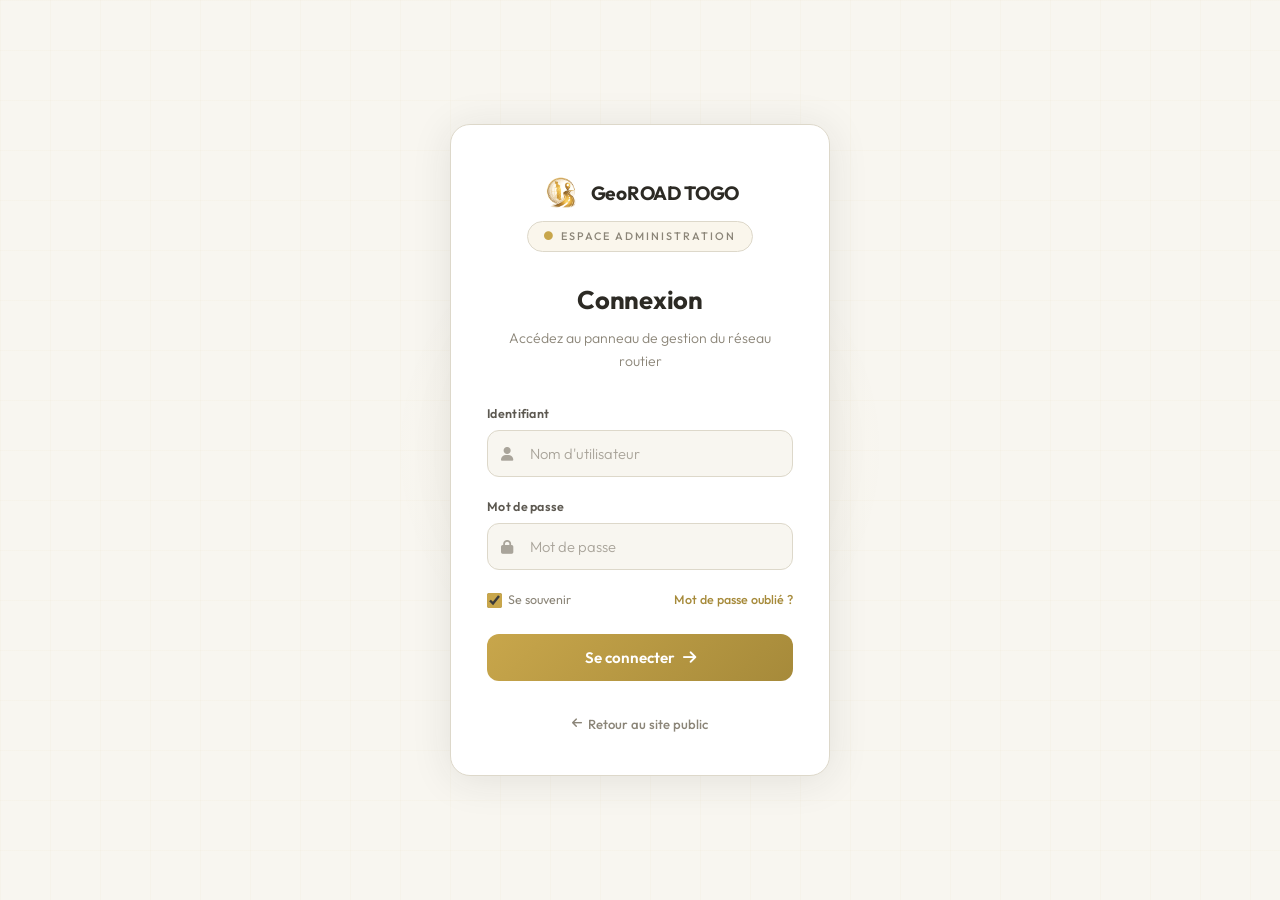
<file: admin-route-editor.html>
<!DOCTYPE html>
<html lang="fr">
<head>
<meta charset="UTF-8">
<meta name="viewport" content="width=device-width, initial-scale=1.0">
<title>Éditeur de Route — GeoROAD TOGO</title>
<link rel="preconnect" href="https://fonts.googleapis.com">
<link rel="preconnect" href="https://fonts.gstatic.com" crossorigin>
<link href="https://fonts.googleapis.com/css2?family=Outfit:wght@300;400;500;600;700;800&display=swap" rel="stylesheet">
<link rel="stylesheet" href="https://cdnjs.cloudflare.com/ajax/libs/font-awesome/6.4.0/css/all.min.css">
<link rel="stylesheet" href="resources/ol.css">
<style>
/* ===== DESIGN SYSTEM (same as geoportail.css / admin.css) ===== */
:root {
  --gold: #C8A64B;
  --gold-dark: #A68A3A;
  --gold-light: #D4B96A;
  --gold-pale: rgba(200,166,75,.10);
  --cream: #F8F6F0;
  --cream-2: #F0EDE4;
  --cream-3: #E8E4D9;
  --cream-border: #DDD8CA;
  --text: #2C2A24;
  --text-2: #5C5850;
  --text-3: #8B8578;
  --text-4: #A9A49A;
  --white: #FFFFFF;
  --red: #B85C38;
  --green-muted: #7A8B6F;
  --shadow: rgba(44,42,36,.08);
  --shadow-md: rgba(44,42,36,.12);
  --shadow-lg: rgba(44,42,36,.18);
}

*, *::before, *::after { margin: 0; padding: 0; box-sizing: border-box; }
html, body { height: 100%; overflow: hidden; }
body {
  font-family: 'Outfit', sans-serif;
  background: var(--cream);
  color: var(--text);
  line-height: 1.5;
}

/* ===== 3-PANEL LAYOUT ===== */
.re-layout {
  display: flex;
  height: 100vh;
  width: 100vw;
}

/* ===== TOPBAR ===== */
.re-topbar {
  position: fixed;
  top: 0; left: 0; right: 0;
  height: 52px;
  background: var(--white);
  border-bottom: 1px solid var(--cream-border);
  display: flex;
  align-items: center;
  padding: 0 16px;
  gap: 12px;
  z-index: 100;
  box-shadow: 0 1px 4px var(--shadow);
}
.re-topbar-logo {
  display: flex;
  align-items: center;
  gap: 8px;
  text-decoration: none;
  color: var(--text);
  flex-shrink: 0;
}
.re-topbar-logo img { height: 28px; }
.re-topbar-logo span { font-weight: 700; font-size: .85rem; letter-spacing: .3px; }
.re-topbar-logo small { font-size: .65rem; color: var(--text-3); font-weight: 400; display: block; line-height: 1.1; }
.re-topbar-sep { width: 1px; height: 24px; background: var(--cream-border); flex-shrink: 0; }
.re-topbar-title { font-size: .88rem; font-weight: 600; color: var(--text-2); }
.re-topbar-spacer { flex: 1; }
.re-topbar-user { display: flex; align-items: center; gap: 8px; font-size: .78rem; color: var(--text-3); }
.re-topbar-avatar {
  width: 30px; height: 30px; border-radius: 50%;
  background: var(--gold-pale); color: var(--gold-dark);
  display: flex; align-items: center; justify-content: center;
  font-weight: 700; font-size: .75rem;
}
.re-topbar-back {
  display: flex; align-items: center; gap: 6px;
  padding: 6px 12px; border-radius: 6px;
  font-size: .78rem; font-weight: 500;
  color: var(--text-3); cursor: pointer;
  transition: all .2s;
  text-decoration: none;
  border: 1px solid var(--cream-border);
  background: var(--white);
}
.re-topbar-back:hover { background: var(--cream-2); color: var(--text); }
.re-topbar-back i { font-size: .7rem; }

/* ===== LEFT TOOL PALETTE ===== */
.re-tools {
  width: 250px;
  min-width: 250px;
  background: var(--white);
  border-right: 1px solid var(--cream-border);
  display: flex;
  flex-direction: column;
  padding-top: 52px;
  z-index: 50;
}
.re-tools-header {
  padding: 16px 16px 12px;
  border-bottom: 1px solid var(--cream-border);
}
.re-tools-header h2 {
  font-size: .82rem;
  font-weight: 700;
  color: var(--text);
  display: flex;
  align-items: center;
  gap: 8px;
}
.re-tools-header h2 i { color: var(--gold); font-size: .78rem; }
.re-tools-header p { font-size: .7rem; color: var(--text-4); margin-top: 2px; }
.re-tools-body {
  flex: 1;
  overflow-y: auto;
  padding: 8px;
}
.re-tools-section { margin-bottom: 4px; }
.re-tools-section-title {
  font-size: .65rem;
  font-weight: 600;
  text-transform: uppercase;
  letter-spacing: 1px;
  color: var(--text-4);
  padding: 8px 10px 4px;
}
.re-tool-btn {
  display: flex;
  align-items: center;
  gap: 10px;
  width: 100%;
  padding: 9px 12px;
  border: none;
  border-radius: 6px;
  background: transparent;
  color: var(--text-2);
  font-family: 'Outfit', sans-serif;
  font-size: .78rem;
  font-weight: 500;
  cursor: pointer;
  transition: all .15s ease;
  text-align: left;
}
.re-tool-btn i { width: 16px; text-align: center; font-size: .82rem; color: var(--text-3); transition: color .15s; }
.re-tool-btn:hover { background: var(--cream-2); color: var(--text); }
.re-tool-btn:hover i { color: var(--gold-dark); }
.re-tool-btn.active {
  background: var(--gold-pale);
  color: var(--gold-dark);
  font-weight: 600;
}
.re-tool-btn.active i { color: var(--gold-dark); }
.re-tool-btn.danger:hover { background: rgba(184,92,56,.08); color: var(--red); }
.re-tool-btn.danger:hover i { color: var(--red); }

/* Tools footer */
.re-tools-footer {
  padding: 10px 12px;
  border-top: 1px solid var(--cream-border);
  font-size: .68rem;
  color: var(--text-4);
  text-align: center;
}
.re-tools-footer kbd {
  display: inline-block;
  padding: 1px 5px;
  background: var(--cream-2);
  border: 1px solid var(--cream-border);
  border-radius: 3px;
  font-family: 'Outfit', monospace;
  font-size: .62rem;
}

/* ===== CENTER MAP ===== */
.re-map-container {
  flex: 1;
  position: relative;
  padding-top: 52px;
  min-width: 0;
}
#re-map {
  width: 100%;
  height: 100%;
}
.ol-control button {
  background: var(--white) !important;
  color: var(--text-2) !important;
  border-radius: 6px !important;
  font-size: 16px !important;
  width: 32px !important;
  height: 32px !important;
}
.ol-control button:hover { background: var(--cream-2) !important; }
.ol-attribution { font-size: .6rem !important; }

/* Draw status bar */
#re-draw-status {
  display: none;
  position: absolute;
  top: 60px; left: 50%;
  transform: translateX(-50%);
  z-index: 50;
  background: var(--gold);
  color: #fff;
  padding: 8px 20px;
  border-radius: 8px;
  font-size: .76rem;
  font-weight: 500;
  box-shadow: 0 4px 16px rgba(200,166,75,.4);
  align-items: center;
  gap: 8px;
  white-space: nowrap;
  max-width: 90%;
  overflow: hidden;
  text-overflow: ellipsis;
}
#re-draw-status i { font-size: .82rem; }

/* Bottom coordinate bar */
.re-coord-bar {
  position: absolute;
  bottom: 8px; left: 8px; right: 8px;
  display: flex;
  align-items: center;
  justify-content: space-between;
  z-index: 30;
  background: rgba(255,255,255,.92);
  backdrop-filter: blur(6px);
  padding: 4px 12px;
  border-radius: 6px;
  font-size: .68rem;
  color: var(--text-3);
  border: 1px solid var(--cream-border);
}
.re-coord-bar i { margin-right: 4px; color: var(--text-4); }

/* ===== RIGHT PROPERTIES PANEL ===== */
.re-props-panel {
  width: 0;
  min-width: 0;
  background: var(--white);
  border-left: 1px solid var(--cream-border);
  display: flex;
  flex-direction: column;
  overflow: hidden;
  transition: width .3s ease, min-width .3s ease, padding-top .3s ease;
  padding-top: 52px;
}
.re-props-panel.open {
  width: 380px;
  min-width: 380px;
}

/* Props header */
.re-props-header {
  display: flex;
  align-items: center;
  justify-content: space-between;
  padding: 14px 16px;
  border-bottom: 1px solid var(--cream-border);
  flex-shrink: 0;
}
.re-props-header h3 {
  font-size: .88rem;
  font-weight: 700;
  display: flex;
  align-items: center;
  gap: 6px;
}
.re-props-close {
  background: none;
  border: none;
  cursor: pointer;
  color: var(--text-4);
  font-size: .9rem;
  padding: 4px;
  border-radius: 4px;
  transition: all .15s;
}
.re-props-close:hover { background: var(--cream-2); color: var(--text); }

/* Props sections */
.re-props-section {
  padding: 12px 16px;
  border-bottom: 1px solid var(--cream-border);
  flex-shrink: 0;
}
.re-props-section.re-props-scroll {
  flex: 1;
  overflow-y: auto;
  border-bottom: none;
}
.re-props-section-title {
  font-size: .7rem;
  font-weight: 600;
  text-transform: uppercase;
  letter-spacing: .5px;
  color: var(--text-4);
  margin-bottom: 10px;
  display: flex;
  align-items: center;
  gap: 6px;
}
.re-props-section-title i { font-size: .72rem; }

/* Geometry info grid */
.re-geo-info {
  display: flex;
  flex-direction: column;
  gap: 4px;
}
.re-geo-row {
  display: flex;
  justify-content: space-between;
  padding: 4px 0;
  font-size: .76rem;
}
.re-geo-row span:first-child { color: var(--text-3); }
.re-geo-row span:last-child { font-weight: 500; color: var(--text); }

/* Props footer */
.re-props-footer {
  display: flex;
  align-items: center;
  justify-content: space-between;
  padding: 12px 16px;
  border-top: 1px solid var(--cream-border);
  flex-shrink: 0;
  gap: 8px;
}
.re-props-btn-group { display: flex; gap: 8px; }

.re-props-btn {
  display: inline-flex;
  align-items: center;
  gap: 6px;
  padding: 8px 14px;
  border: none;
  border-radius: 6px;
  font-family: 'Outfit', sans-serif;
  font-size: .76rem;
  font-weight: 600;
  cursor: pointer;
  transition: all .15s;
}
.re-props-btn i { font-size: .72rem; }
.re-props-btn.primary { background: var(--gold); color: #fff; }
.re-props-btn.primary:hover { background: var(--gold-dark); }
.re-props-btn.ghost { background: var(--cream-2); color: var(--text-2); }
.re-props-btn.ghost:hover { background: var(--cream-3); }
.re-props-btn.danger { background: rgba(184,92,56,.08); color: var(--red); }
.re-props-btn.danger:hover { background: rgba(184,92,56,.15); }

/* ===== FORM STYLES (matching geoportail form) ===== */
#re-props-body {
  display: flex;
  flex-direction: column;
  height: 100%;
  overflow: hidden;
}
#re-props-body .sig-form-section-title {
  font-size: .68rem;
  font-weight: 600;
  text-transform: uppercase;
  letter-spacing: .5px;
  color: var(--text-4);
  padding: 8px 0 4px;
  margin-top: 6px;
  border-bottom: 1px solid var(--cream-border);
  margin-bottom: 8px;
  display: flex;
  align-items: center;
  gap: 6px;
}
#re-props-body .sig-form-section-title i { font-size: .65rem; color: var(--gold); }
#re-props-body .sig-form-row {
  display: flex;
  gap: 10px;
  margin-bottom: 8px;
}
#re-props-body .sig-form-row-single { margin-bottom: 8px; }
#re-props-body .sig-fm-group {
  flex: 1;
}
#re-props-body .sig-fm-group label {
  display: block;
  font-size: .68rem;
  font-weight: 500;
  color: var(--text-3);
  margin-bottom: 3px;
}
#re-props-body .sig-fm-group input,
#re-props-body .sig-fm-group select,
#re-props-body .sig-fm-group textarea {
  width: 100%;
  padding: 6px 8px;
  border: 1px solid var(--cream-border);
  border-radius: 5px;
  font-family: 'Outfit', sans-serif;
  font-size: .76rem;
  color: var(--text);
  background: var(--white);
  transition: border-color .15s;
}
#re-props-body .sig-fm-group input:focus,
#re-props-body .sig-fm-group select:focus,
#re-props-body .sig-fm-group textarea:focus {
  outline: none;
  border-color: var(--gold);
  box-shadow: 0 0 0 2px var(--gold-pale);
}
#re-props-body .sig-fm-group textarea { resize: vertical; min-height: 56px; }

/* ===== VALIDATION ===== */
.re-validation-error,
.re-validation-warning {
  padding: 8px 12px;
  border-radius: 6px;
  font-size: .74rem;
  margin: 0 16px 8px;
}
.re-validation-error {
  background: rgba(184,92,56,.08);
  border: 1px solid rgba(184,92,56,.2);
  color: var(--red);
}
.re-validation-warning {
  background: rgba(200,166,75,.08);
  border: 1px solid rgba(200,166,75,.2);
  color: var(--gold-dark);
}
.re-validation-error ul,
.re-validation-warning ul { margin: 4px 0 0 16px; }
.re-validation-error li,
.re-validation-warning li { margin-bottom: 2px; }

/* ===== TOAST ===== */
#re-toast-container {
  position: fixed;
  bottom: 48px;
  left: 50%;
  transform: translateX(-50%);
  z-index: 9999;
  display: flex;
  flex-direction: column;
  align-items: center;
  gap: 6px;
}
.re-toast {
  background: var(--text);
  color: var(--cream);
  padding: 8px 18px;
  border-radius: 8px;
  font-size: .78rem;
  font-weight: 500;
  box-shadow: 0 4px 20px var(--shadow-lg);
  display: flex;
  align-items: center;
  gap: 8px;
  animation: reToastIn .3s ease;
}
.re-toast.fade-out { animation: reToastOut .3s ease forwards; }
.re-toast i { color: var(--gold); }
@keyframes reToastIn { from { opacity: 0; transform: translateY(10px); } to { opacity: 1; transform: translateY(0); } }
@keyframes reToastOut { from { opacity: 1; transform: translateY(0); } to { opacity: 0; transform: translateY(-10px); } }

/* ===== SAVE CONFIRMATION OVERLAY ===== */
#re-confirm-overlay {
  display: none;
  position: fixed;
  inset: 0;
  background: rgba(44,42,36,.4);
  backdrop-filter: blur(4px);
  z-index: 500;
  align-items: center;
  justify-content: center;
}
#re-confirm-dialog {
  background: var(--white);
  border-radius: 12px;
  padding: 32px;
  text-align: center;
  max-width: 380px;
  box-shadow: 0 12px 40px var(--shadow-lg);
}
.re-confirm-icon {
  font-size: 2.2rem;
  color: var(--green-muted);
  margin-bottom: 12px;
}
#re-confirm-dialog h3 {
  font-size: 1.1rem;
  font-weight: 700;
  margin-bottom: 8px;
}
#re-confirm-dialog p {
  font-size: .82rem;
  color: var(--text-2);
  margin-bottom: 20px;
}
.re-confirm-actions { display: flex; gap: 10px; justify-content: center; }

/* ===== DRAW TOOLTIP (on map) ===== */
.re-draw-tooltip {
  background: rgba(44,42,36,.88);
  color: #fff;
  padding: 4px 10px;
  border-radius: 4px;
  font-size: .72rem;
  font-family: 'Outfit', sans-serif;
  white-space: nowrap;
  pointer-events: none;
}

/* ===== RESPONSIVE ===== */
@media (max-width: 900px) {
  .re-tools { width: 56px; min-width: 56px; }
  .re-tools-header { display: none; }
  .re-tools-section-title { display: none; }
  .re-tool-btn span { display: none; }
  .re-tool-btn { justify-content: center; padding: 10px 8px; }
  .re-tool-btn i { margin: 0; }
  .re-tools-footer { display: none; }
  .re-props-panel.open { width: 300px; min-width: 300px; }
}
@media (max-width: 640px) {
  .re-props-panel.open { width: 100%; min-width: 100%; position: absolute; right: 0; top: 0; bottom: 0; z-index: 80; }
}
</style>
</head>
<body>

<!-- Toast container -->
<div id="re-toast-container"></div>

<!-- Topbar -->
<div class="re-topbar">
  <a href="admin.html" class="re-topbar-back"><i class="fas fa-arrow-left"></i> Administration</a>
  <div class="re-topbar-sep"></div>
  <a href="index.html" class="re-topbar-logo">
    <img src="resources/logo.png" alt="Logo">
    <div>GeoROAD TOGO <small>Éditeur de Route</small></div>
  </a>
  <div class="re-topbar-sep"></div>
  <div class="re-topbar-title"><i class="fas fa-circle-plus" style="color:var(--gold);margin-right:6px"></i> AJOUT — Route</div>
  <div class="re-topbar-spacer"></div>
  <div class="re-topbar-user">
    <div class="re-topbar-avatar" id="re-user-avatar">A</div>
    <span id="re-user-name">Administrateur</span>
  </div>
</div>

<!-- 3-Panel Layout -->
<div class="re-layout">

  <!-- LEFT: Tool Palette -->
  <div class="re-tools">
    <div class="re-tools-header">
      <h2><i class="fas fa-toolbox"></i> Outils</h2>
      <p>Palette d'outils d'édition SIG</p>
    </div>
    <div class="re-tools-body">

      <!-- Navigation -->
      <div class="re-tools-section">
        <div class="re-tools-section-title">Navigation</div>
        <button class="re-tool-btn active" data-tool="select" title="Sélection"><i class="fas fa-mouse-pointer"></i><span>Sélection</span></button>
        <button class="re-tool-btn" data-tool="draw" title="Dessiner une route"><i class="fas fa-road"></i><span>Dessiner une route</span></button>
        <button class="re-tool-btn" data-tool="modify" title="Modifier la géométrie"><i class="fas fa-draw-polygon"></i><span>Modifier la géométrie</span></button>
        <button class="re-tool-btn" data-tool="move" title="Déplacer"><i class="fas fa-hand"></i><span>Déplacer</span></button>
        <button class="re-tool-btn danger" data-tool="delete" title="Supprimer"><i class="fas fa-trash"></i><span>Supprimer</span></button>
      </div>

      <!-- Analyse -->
      <div class="re-tools-section">
        <div class="re-tools-section-title">Analyse</div>
        <button class="re-tool-btn" data-tool="measure" title="Mesure"><i class="fas fa-ruler"></i><span>Mesure</span></button>
      </div>

      <!-- Données -->
      <div class="re-tools-section">
        <div class="re-tools-section-title">Données</div>
        <button class="re-tool-btn" data-tool="import" title="Importer GeoJSON"><i class="fas fa-file-import"></i><span>Importer</span></button>
        <button class="re-tool-btn" data-tool="export" title="Exporter GeoJSON"><i class="fas fa-file-export"></i><span>Exporter</span></button>
      </div>

      <!-- Vue -->
      <div class="re-tools-section">
        <div class="re-tools-section-title">Vue</div>
        <button class="re-tool-btn" data-tool="zoom-in" title="Zoom avant"><i class="fas fa-plus"></i><span>Zoom avant</span></button>
        <button class="re-tool-btn" data-tool="zoom-out" title="Zoom arrière"><i class="fas fa-minus"></i><span>Zoom arrière</span></button>
        <button class="re-tool-btn" data-tool="fullscreen" title="Plein écran"><i class="fas fa-maximize"></i><span>Plein écran</span></button>
        <button class="re-tool-btn" data-tool="reset" title="Réinitialiser la vue"><i class="fas fa-expand"></i><span>Réinitialiser</span></button>
      </div>

    </div>
    <div class="re-tools-footer">
      <kbd>Échap</kbd> Annuler &nbsp; <kbd>Ctrl+Z</kbd> Undo &nbsp; <kbd>Entrée</kbd> Terminer
    </div>
  </div>

  <!-- CENTER: Map -->
  <div class="re-map-container">
    <div id="re-map"></div>
    <div id="re-draw-status"></div>
    <div class="re-coord-bar">
      <span><i class="fas fa-crosshairs"></i> <span id="re-coords">Lat: — , Lon: —</span></span>
      <span style="display:flex;align-items:center;gap:6px">
        <i class="fas fa-globe" style="color:var(--text-4)"></i>
        <select id="re-basemap-select" onchange="RouteEditor.switchBaseLayer(this.value)" style="font-family:Outfit,sans-serif;font-size:.68rem;padding:2px 6px;border:1px solid var(--cream-border);border-radius:4px;background:var(--white);color:var(--text-2);cursor:pointer">
          <option value="OpenStreetMap" selected>OpenStreetMap</option>
          <option value="Google Hybrid">Google Hybrid</option>
        </select>
      </span>
      <span id="re-zoom">Zoom: —</span>
    </div>
  </div>

  <!-- RIGHT: Properties Panel (hidden initially) -->
  <div class="re-props-panel" id="re-props-panel">
    <div id="re-props-body">
      <!-- Content injected dynamically by RouteEditor -->
    </div>
  </div>

</div>

<!-- Save Confirmation Overlay -->
<div id="re-confirm-overlay">
  <div id="re-confirm-dialog"></div>
</div>

<!-- ===== SCRIPTS ===== -->
<!-- Core -->
<script src="resources/proj4.js"></script>
<script>proj4.defs('EPSG:4326','+proj=longlat +datum=WGS84 +no_defs');
proj4.defs('EPSG:32630','+proj=utm +zone=30 +datum=WGS84 +units=m +no_defs');
proj4.defs('EPSG:32631','+proj=utm +zone=31 +datum=WGS84 +units=m +no_defs');
proj4.defs('EPSG:32632','+proj=utm +zone=32 +datum=WGS84 +units=m +no_defs');</script>
<script src="resources/functions.js"></script>
<script src="resources/ol.js"></script>

<!-- GeoJSON Data Layers -->
<script src="layers/Rgion_2.js"></script>
<script src="layers/Prfecture_3.js"></script>
<script src="layers/Canton_4.js"></script>
<script src="layers/Emprise_5.js"></script>
<script src="layers/Rseauroutier_6.js"></script>

<!-- Styles -->
<script src="styles/Rgion_2_style.js"></script>
<script src="styles/Prfecture_3_style.js"></script>
<script src="styles/Canton_4_style.js"></script>
<script src="styles/Emprise_5_style.js"></script>
<script src="styles/Rseauroutier_6_style.js"></script>

<!-- Layers init (base layers) -->
<script src="layers/layers.js"></script>

<!-- Shared UI utilities (layout + text normalization) -->
<script src="bundle/utils.js?v=2"></script>

<!-- SIG Core bundle (event-bus + spatial-calculator + persistence + audit-trail + data-engine) -->
<script src="bundle/sig-core.js?v=5"></script>

<!-- SIG Editor bundle (sans geoportail-sig et sig-map-layers qui ne sont pas nécessaires ici, mais inclus pour cohérence) -->
<script src="bundle/sig-editor.js"></script>

<!-- Route Editor (this page) -->
<script src="admin-route-editor.js?v=5"></script>

</body>
</html>
</file>
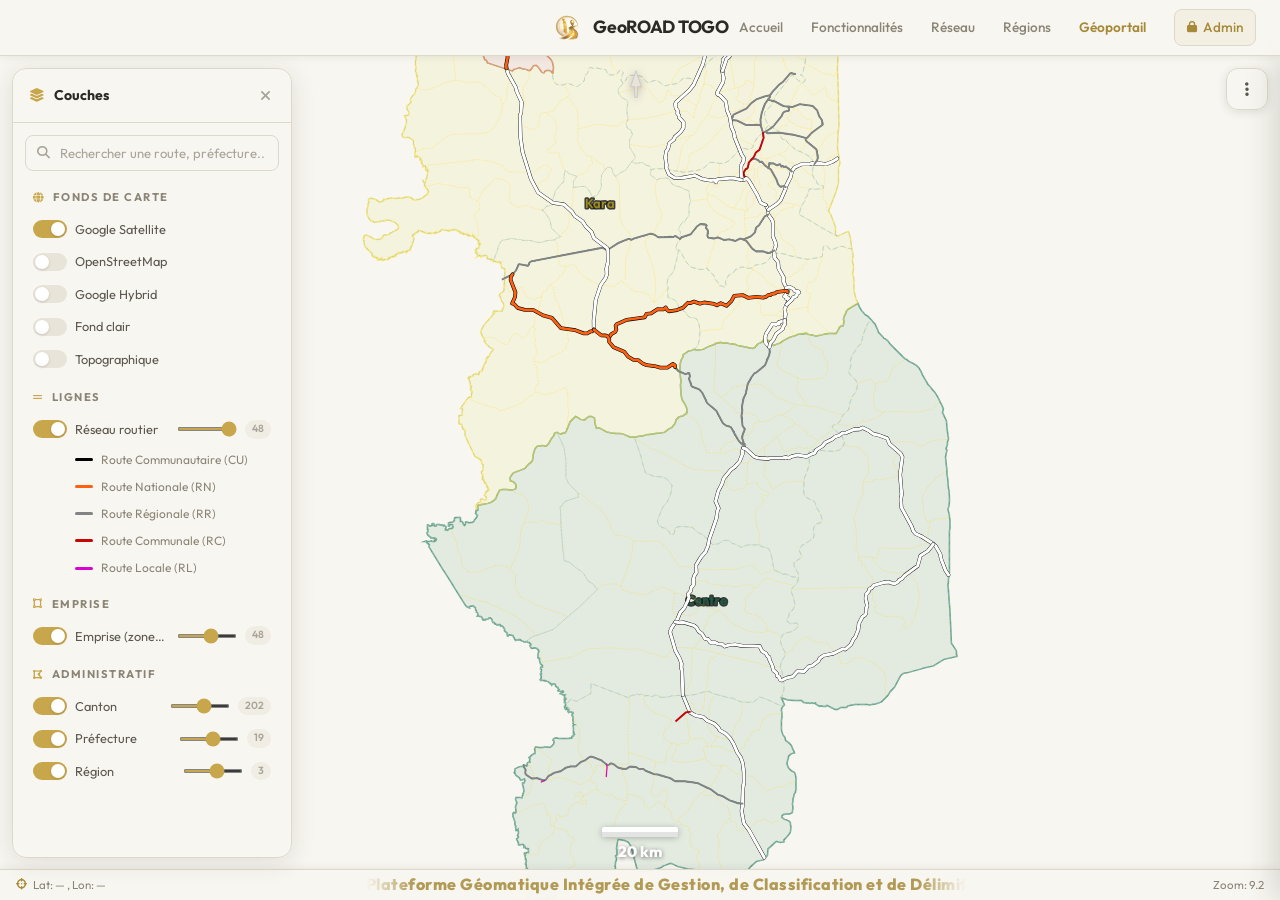
<file: geoportail.html>
<!DOCTYPE html>
<html lang="fr">
<head>
<meta charset="UTF-8">
<meta name="viewport" content="width=device-width, initial-scale=1.0">
<title>Géoportail — GeoROAD TOGO</title>
<link rel="preconnect" href="https://fonts.googleapis.com">
<link rel="preconnect" href="https://fonts.gstatic.com" crossorigin>
<link href="https://fonts.googleapis.com/css2?family=Outfit:wght@300;400;500;600;700;800&display=swap" rel="stylesheet">
<link rel="stylesheet" href="https://cdnjs.cloudflare.com/ajax/libs/font-awesome/6.4.0/css/all.min.css">
<link rel="stylesheet" href="geoportail.css?v=3">
</head>
<body data-georoad-mode="public">

<!-- Preloader -->
<div id="gp-preloader">
  <div class="gp-spinner"></div>
  <span>Chargement de la carte...</span>
</div>

<!-- Toast container -->
<div id="toast-container"></div>

<!-- Navbar -->
<nav id="gp-navbar">
  <div class="gp-nav-left">
    <a href="index.html" class="gp-logo">
      <img src="resources/logo.png" alt="Logo" class="icon">
      <span>GeoROAD TOGO</span>
    </a>
  </div>
  <div class="gp-nav-links">
    <a href="index.html">Accueil</a>
    <a href="index.html#features">Fonctionnalités</a>
    <a href="index.html#network">Réseau</a>
    <a href="index.html#regions">Régions</a>
    <a href="#" class="active">Géoportail</a>
    <a href="admin-login.html" class="gp-admin-link" title="Administration">
      <i class="fas fa-lock"></i>
      <span>Admin</span>
    </a>
  </div>
</nav>

<!-- Map Container -->
<div id="map-container">
  <!-- Sidebar toggle (shown when sidebar is collapsed) -->
  <button id="sidebar-toggle-btn" onclick="toggleSidebar()"><i class="fas fa-layer-group"></i></button>

  <!-- Left Sidebar -->
  <div id="sidebar">
    <div class="sidebar-header">
      <h3><i class="fas fa-layer-group"></i> Couches</h3>
      <button class="sidebar-close" onclick="toggleSidebar()"><i class="fas fa-times"></i></button>
    </div>
    <div class="sidebar-body">
      <!-- Search -->
      <div class="sidebar-search">
        <i class="fas fa-search"></i>
        <input type="text" id="global-search" placeholder="Rechercher une route, préfecture..." autocomplete="off">
        <div id="search-results"></div>
      </div>

      <!-- Base layers (Fonds) -->
      <div class="layer-group">
        <div class="layer-group-title"><i class="fas fa-globe"></i> Fonds de carte</div>
        <div class="layer-toggle">
          <label class="lt-switch"><input type="radio" name="basemap" checked data-base-layer="Google Satellite"><span class="lt-slider"></span></label>
          <span class="lt-name">Google Satellite</span>
        </div>
        <div class="layer-toggle">
          <label class="lt-switch"><input type="radio" name="basemap" data-base-layer="OpenStreetMap"><span class="lt-slider"></span></label>
          <span class="lt-name">OpenStreetMap</span>
        </div>
        <div class="layer-toggle">
          <label class="lt-switch"><input type="radio" name="basemap" data-base-layer="Google Hybrid"><span class="lt-slider"></span></label>
          <span class="lt-name">Google Hybrid</span>
        </div>
        <div class="layer-toggle">
          <label class="lt-switch"><input type="radio" name="basemap" data-base-layer="Fond clair"><span class="lt-slider"></span></label>
          <span class="lt-name">Fond clair</span>
        </div>
        <div class="layer-toggle">
          <label class="lt-switch"><input type="radio" name="basemap" data-base-layer="Topographique"><span class="lt-slider"></span></label>
          <span class="lt-name">Topographique</span>
        </div>
      </div>

      <!-- Line layers -->
      <div class="layer-group">
        <div class="layer-group-title"><i class="fas fa-grip-lines"></i> Lignes</div>
        <div class="layer-toggle">
          <label class="lt-switch"><input type="checkbox" checked data-layer="Rseauroutier_6"><span class="lt-slider"></span></label>
          <span class="lt-name">Réseau routier</span>
          <input type="range" class="lt-opacity" min="0" max="100" value="100" data-opacity-layer="Rseauroutier_6">
        </div>
        <!-- Road sub-categories -->
        <div class="sub-layer-item">
          <div class="sub-layer-line" style="background:#000"></div>
          <span class="sub-layer-name">Route Communautaire (CU)</span>
        </div>
        <div class="sub-layer-item">
          <div class="sub-layer-line" style="background:#ff6011"></div>
          <span class="sub-layer-name">Route Nationale (RN)</span>
        </div>
        <div class="sub-layer-item">
          <div class="sub-layer-line" style="background:#838383"></div>
          <span class="sub-layer-name">Route Régionale (RR)</span>
        </div>
        <div class="sub-layer-item">
          <div class="sub-layer-line" style="background:#c60603"></div>
          <span class="sub-layer-name">Route Communale (RC)</span>
        </div>
        <div class="sub-layer-item">
          <div class="sub-layer-line" style="background:#da00d2"></div>
          <span class="sub-layer-name">Route Locale (RL)</span>
        </div>
      </div>

      <!-- Emprise layers -->
      <div class="layer-group">
        <div class="layer-group-title"><i class="fas fa-vector-square"></i> Emprise</div>
        <div class="layer-toggle">
          <label class="lt-switch"><input type="checkbox" checked data-layer="Emprise_5"><span class="lt-slider"></span></label>
          <span class="lt-name">Emprise (zones tampon)</span>
          <input type="range" class="lt-opacity" min="0" max="100" value="60" data-opacity-layer="Emprise_5">
        </div>
      </div>

      <!-- Administrative layers -->
      <div class="layer-group">
        <div class="layer-group-title"><i class="fas fa-draw-polygon"></i> Administratif</div>
        <div class="layer-toggle">
          <label class="lt-switch"><input type="checkbox" checked data-layer="Canton_4"><span class="lt-slider"></span></label>
          <span class="lt-name">Canton</span>
          <input type="range" class="lt-opacity" min="0" max="100" value="60" data-opacity-layer="Canton_4">
        </div>
        <div class="layer-toggle">
          <label class="lt-switch"><input type="checkbox" checked data-layer="Prfecture_3"><span class="lt-slider"></span></label>
          <span class="lt-name">Préfecture</span>
          <input type="range" class="lt-opacity" min="0" max="100" value="60" data-opacity-layer="Prfecture_3">
        </div>
        <div class="layer-toggle">
          <label class="lt-switch"><input type="checkbox" checked data-layer="Rgion_2"><span class="lt-slider"></span></label>
          <span class="lt-name">Région</span>
          <input type="range" class="lt-opacity" min="0" max="100" value="60" data-opacity-layer="Rgion_2">
        </div>
      </div>
    </div>
  </div>

  <!-- SIG Toolbar -->
  <div id="sig-toolbar">
    <button class="sig-tool-btn active" data-tool="select" title="Sélection"><i class="fas fa-mouse-pointer"></i><span class="sig-tool-tip">Sélection</span></button>
    <button class="sig-tool-btn" data-tool="move" title="Déplacement"><i class="fas fa-hand"></i><span class="sig-tool-tip">Déplacement</span></button>
    <div class="sig-tool-divider"></div>
    <button class="sig-tool-btn" data-tool="measure" title="Mesure"><i class="fas fa-ruler"></i><span class="sig-tool-tip">Mesure</span></button>
    <div class="sig-tool-divider"></div>
    <button class="sig-tool-btn" data-tool="zoom-in" title="Zoom avant"><i class="fas fa-plus"></i><span class="sig-tool-tip">Zoom +</span></button>
    <button class="sig-tool-btn" data-tool="zoom-out" title="Zoom arrière"><i class="fas fa-minus"></i><span class="sig-tool-tip">Zoom -</span></button>
    <button class="sig-tool-btn" data-tool="zoom-selected" title="Zoom sur sélection"><i class="fas fa-search-plus"></i><span class="sig-tool-tip">Zoom s\u00e9lection</span></button>
    <button class="sig-tool-btn" data-tool="locate" title="Ma position"><i class="fas fa-location-arrow"></i><span class="sig-tool-tip">Localiser</span></button>
    <div class="sig-tool-divider"></div>
    <button class="sig-tool-btn" data-tool="reset-view" title="Réinitialiser la vue"><i class="fas fa-expand"></i><span class="sig-tool-tip">Réinitialiser</span></button>
  </div>

  <!-- Map -->
  <div id="map"></div>

  <!-- Popup (required by qgis2web) -->
  <div id="popup" class="ol-popup">
    <a href="#" id="popup-closer" class="ol-popup-closer"></a>
    <div id="popup-content"></div>
  </div>

  <!-- Right Info Panel -->
  <div id="info-panel">
    <div class="info-panel-header">
      <h3><i class="fas fa-info-circle"></i> Informations</h3>
      <button class="info-panel-close" onclick="closeInfoPanel()"><i class="fas fa-times"></i></button>
    </div>
    <div class="info-panel-body" id="info-panel-body">
    </div>
  </div>

  <!-- SIG Drawer Overlay -->
  <div id="sig-drawer-overlay"></div>

  <!-- SIG Drawer (Route Fiche latérale) -->
  <div id="sig-drawer">
    <div id="sig-drawer-body"></div>
  </div>

  <!-- Map Toolbar (expandable FAB) -->
  <div id="map-toolbar">
    <button class="toolbar-btn" id="toolbar-fab" title="Outils" onclick="toggleToolbarMenu()"><i class="fas fa-ellipsis-vertical"></i></button>
    <div id="toolbar-menu" class="toolbar-menu">
      <button class="toolbar-btn toolbar-menu-btn" title="Zoom avant" onclick="map.getView().setZoom(map.getView().getZoom()+1)"><i class="fas fa-plus"></i></button>
      <button class="toolbar-btn toolbar-menu-btn" title="Zoom arrière" onclick="map.getView().setZoom(map.getView().getZoom()-1)"><i class="fas fa-minus"></i></button>
      <button class="toolbar-btn toolbar-menu-btn" title="Réinitialiser la vue" onclick="map.getView().fit(lyr_Rseauroutier_6.getSource().getExtent(),{size:map.getSize(),maxZoom:8})"><i class="fas fa-expand"></i></button>
      <div class="toolbar-divider"></div>
      <button class="toolbar-btn toolbar-menu-btn" id="btn-geolocate" title="Ma position" onclick="geolocateUser()"><i class="fas fa-location-arrow"></i></button>
      <div class="toolbar-divider"></div>
      <button class="toolbar-btn toolbar-menu-btn" title="Table attributaire" onclick="openModal('attr-table-modal')"><i class="fas fa-table"></i></button>
      <button class="toolbar-btn toolbar-menu-btn" title="Statistiques" onclick="openModal('stats-modal')"><i class="fas fa-chart-bar"></i></button>
      <button class="toolbar-btn toolbar-menu-btn" title="Exporter" onclick="openModal('export-modal')"><i class="fas fa-download"></i></button>
      <div class="toolbar-divider"></div>
      <button class="toolbar-btn toolbar-menu-btn" id="btn-fullscreen" title="Plein écran" onclick="toggleFullscreen()"><i class="fas fa-maximize"></i></button>
      <button class="toolbar-btn toolbar-menu-btn" title="Capturer la carte" onclick="exportMapPNG()"><i class="fas fa-camera"></i></button>
    </div>
  </div>

  <!-- North Arrow -->
  <div id="north-arrow" title="Nord">
    <svg viewBox="0 0 24 24" fill="none">
      <path d="M12 2L8 14h3v8h2v-8h3L12 2z" fill="#E8E4D9" stroke="#bbb" stroke-width="0.5"/>
    </svg>
  </div>

  <!-- Scale Bar -->
  <div id="scale-bar-container">
    <div id="scale-line" style="width:100px"></div>
    <div id="scale-text">—</div>
  </div>

  <!-- Bottom bar -->
  <div id="bottom-bar">
    <div id="coord-bar">
      <div class="coord-left">
        <i class="fas fa-crosshairs"></i>
        <span id="coord-display" class="coord-clickable" title="Cliquer pour copier">Lat: — , Lon: —</span>
        <span class="user-pos-info" id="user-pos-display"></span>
      </div>
      <div class="coord-center">
        <div class="coord-marquee-wrap">
          <div class="coord-marquee" id="coord-marquee">Plateforme Géomatique Intégrée de Gestion, de Classification et de Délimitation des Emprises du Réseau Routier National</div>
        </div>
      </div>
      <div class="coord-vals" id="zoom-display">Zoom: —</div>
    </div>
  </div>

  
</div>

<!-- Modal: Attribute Table -->
<div class="modal-overlay" id="attr-table-modal">
  <div class="modal-content">
    <div class="modal-header">
      <h2><i class="fas fa-table"></i> Table Attributaire</h2>
      <button class="modal-close" onclick="closeModal('attr-table-modal')"><i class="fas fa-times"></i></button>
    </div>
    <div class="modal-body">
      <div class="attr-table-controls">
        <select id="attr-layer-select">
          <option value="Rseauroutier_6">Réseau routier (48)</option>
          <option value="Rgion_2">Région (3)</option>
          <option value="Prfecture_3">Préfecture (19)</option>
          <option value="Canton_4">Canton (202)</option>
          <option value="Emprise_5">Emprise (48)</option>
        </select>
        <input type="text" id="attr-search-input" placeholder="Filtrer les données...">
        <button class="btn-sm primary" onclick="exportAttrCSV()"><i class="fas fa-file-csv"></i> Export CSV</button>
      </div>
      <div class="attr-table-wrap">
        <table class="attr-table" id="attr-table">
          <thead id="attr-thead"></thead>
          <tbody id="attr-tbody"></tbody>
        </table>
      </div>
      <div class="attr-table-footer" id="attr-table-footer"></div>
    </div>
  </div>
</div>

<!-- Modal: Statistics -->
<div class="modal-overlay" id="stats-modal">
  <div class="modal-content" style="max-width:1000px">
    <div class="modal-header">
      <h2><i class="fas fa-chart-bar"></i> Statistiques du Réseau Routier</h2>
      <button class="modal-close" onclick="closeModal('stats-modal')"><i class="fas fa-times"></i></button>
    </div>
    <div class="modal-body" id="stats-body">
    </div>
  </div>
</div>

<!-- Modal: Export -->
<div class="modal-overlay" id="export-modal">
  <div class="modal-content" style="max-width:760px">
    <div class="modal-header">
      <h2><i class="fas fa-download"></i> Exporter les données</h2>
      <button class="modal-close" onclick="closeModal('export-modal')"><i class="fas fa-times"></i></button>
    </div>
    <div class="modal-body">
      <div class="export-grid">
        <div class="export-card" onclick="exportMapPNG()">
          <i class="fas fa-camera"></i>
          <h4>Capturer la carte</h4>
          <p>Image PNG de la vue actuelle</p>
        </div>
        <div class="export-card" onclick="exportLayerGeoJSON('Rseauroutier_6')">
          <i class="fas fa-code"></i>
          <h4>Réseau routier — GeoJSON</h4>
          <p>48 tronçons — Format SIG standard</p>
        </div>
        <div class="export-card" onclick="exportLayerCSV('Rseauroutier_6')">
          <i class="fas fa-road"></i>
          <h4>Réseau routier — CSV</h4>
          <p>48 tronçons — Tableur</p>
        </div>
        <div class="export-card" onclick="exportLayerCSV('Rgion_2')">
          <i class="fas fa-map"></i>
          <h4>Régions</h4>
          <p>3 régions — CSV</p>
        </div>
        <div class="export-card" onclick="exportLayerCSV('Prfecture_3')">
          <i class="fas fa-map-marker-alt"></i>
          <h4>Préfectures</h4>
          <p>19 préfectures — CSV</p>
        </div>
        <div class="export-card" onclick="exportLayerCSV('Canton_4')">
          <i class="fas fa-location-dot"></i>
          <h4>Cantons</h4>
          <p>202 cantons — CSV</p>
        </div>
        <div class="export-card" onclick="exportLayerCSV('Emprise_5')">
          <i class="fas fa-vector-square"></i>
          <h4>Emprises</h4>
          <p>48 zones tampon — CSV</p>
        </div>
        <div class="export-card" onclick="exportLayerGeoJSON('Emprise_5')">
          <i class="fas fa-vector-square"></i>
          <h4>Emprises — GeoJSON</h4>
          <p>48 zones — Format SIG standard</p>
        </div>
      </div>

    </div>
  </div>
</div>

<!-- ===== SCRIPTS (critical order) ===== -->
<script src="resources/qgis2web_expressions.js"></script>
<script src="resources/proj4.js"></script>
<script>proj4.defs('EPSG:4326','+proj=longlat +datum=WGS84 +no_defs');
proj4.defs('EPSG:32630','+proj=utm +zone=30 +datum=WGS84 +units=m +no_defs');
proj4.defs('EPSG:32631','+proj=utm +zone=31 +datum=WGS84 +units=m +no_defs');
proj4.defs('EPSG:32632','+proj=utm +zone=32 +datum=WGS84 +units=m +no_defs');</script>
<script src="resources/functions.js"></script>
<script src="resources/ol.js"></script>
<script src="resources/ol-layerswitcher.js"></script>
<script src="resources/photon-geocoder-autocomplete.min.js"></script>
<script src="resources/olms.js"></script>

<!-- Layer data -->
<script src="layers/Rgion_2.js"></script>
<script src="layers/Prfecture_3.js"></script>
<script src="layers/Canton_4.js"></script>
<script src="layers/Emprise_5.js"></script>
<script src="layers/Rseauroutier_6.js"></script>

<!-- Styles -->
<script src="styles/Rgion_2_style.js"></script>
<script src="styles/Prfecture_3_style.js"></script>
<script src="styles/Canton_4_style.js"></script>
<script src="styles/Emprise_5_style.js"></script>
<script src="styles/Rseauroutier_6_style.js"></script>

<!-- Layers init -->
<script src="layers/layers.js"></script>

<!-- qgis2web core -->
<script src="resources/Autolinker.min.js"></script>
<script src="resources/qgis2web.js"></script>

<!-- Our dashboard -->
<script src="geoportail.js"></script>

<!-- UI Layout Manager (must load before SIG modules) -->
<script src="bundle/utils.js?v=2"></script>

<!-- SIG Core bundle (event-bus + spatial-calculator + persistence + audit-trail + data-engine) -->
<script src="bundle/sig-core.js?v=5"></script>

<!-- SIG Editor bundle (map-layers + hierarchy + validator + attributes + sync + drawing + pro-editor + geoportail-sig) -->
<script src="bundle/sig-editor.js"></script>

</body>
</html>
</file>
<file: resources/ol.css>
.ol-box{box-sizing:border-box;border-radius:2px;border:2px solid #00f}.ol-mouse-position{top:8px;right:8px;position:absolute}.ol-scale-line{background:rgba(0,60,136,.3);border-radius:4px;bottom:8px;left:8px;padding:2px;position:absolute}.ol-scale-line-inner{border:1px solid #eee;border-top:none;color:#eee;font-size:10px;text-align:center;margin:1px;will-change:contents,width;transition:all .25s}.ol-scale-bar{position:absolute;bottom:8px;left:8px}.ol-scale-step-marker{width:1px;height:15px;background-color:#000;float:right;z-Index:10}.ol-scale-step-text{position:absolute;bottom:-5px;font-size:12px;z-Index:11;color:#000;text-shadow:-2px 0 #fff,0 2px #fff,2px 0 #fff,0 -2px #fff}.ol-scale-text{position:absolute;font-size:14px;text-align:center;bottom:25px;color:#000;text-shadow:-2px 0 #fff,0 2px #fff,2px 0 #fff,0 -2px #fff}.ol-scale-singlebar{position:relative;height:10px;z-Index:9;box-sizing:border-box;border:1px solid #000}.ol-unsupported{display:none}.ol-unselectable,.ol-viewport{-webkit-touch-callout:none;-webkit-user-select:none;-moz-user-select:none;-ms-user-select:none;user-select:none;-webkit-tap-highlight-color:transparent}.ol-selectable{-webkit-touch-callout:default;-webkit-user-select:text;-moz-user-select:text;-ms-user-select:text;user-select:text}.ol-grabbing{cursor:-webkit-grabbing;cursor:-moz-grabbing;cursor:grabbing}.ol-grab{cursor:move;cursor:-webkit-grab;cursor:-moz-grab;cursor:grab}.ol-control{position:absolute;background-color:rgba(255,255,255,.4);border-radius:4px;padding:2px}.ol-control:hover{background-color:rgba(255,255,255,.6)}.ol-zoom{top:.5em;left:.5em}.ol-rotate{top:.5em;right:.5em;transition:opacity .25s linear,visibility 0s linear}.ol-rotate.ol-hidden{opacity:0;visibility:hidden;transition:opacity .25s linear,visibility 0s linear .25s}.ol-zoom-extent{top:4.643em;left:.5em}.ol-full-screen{right:.5em;top:.5em}.ol-control button{display:block;margin:1px;padding:0;color:#fff;font-size:1.14em;font-weight:700;text-decoration:none;text-align:center;height:1.375em;width:1.375em;line-height:.4em;background-color:rgba(0,60,136,.5);border:none;border-radius:2px}.ol-control button::-moz-focus-inner{border:none;padding:0}.ol-zoom-extent button{line-height:1.4em}.ol-compass{display:block;font-weight:400;font-size:1.2em;will-change:transform}.ol-touch .ol-control button{font-size:1.5em}.ol-touch .ol-zoom-extent{top:5.5em}.ol-control button:focus,.ol-control button:hover{text-decoration:none;background-color:rgba(0,60,136,.7)}.ol-zoom .ol-zoom-in{border-radius:2px 2px 0 0}.ol-zoom .ol-zoom-out{border-radius:0 0 2px 2px}.ol-attribution{text-align:right;bottom:.5em;right:.5em;max-width:calc(100% - 1.3em)}.ol-attribution ul{margin:0;padding:0 .5em;color:#000;text-shadow:0 0 2px #fff}.ol-attribution li{display:inline;list-style:none}.ol-attribution li:not(:last-child):after{content:" "}.ol-attribution img{max-height:2em;max-width:inherit;vertical-align:middle}.ol-attribution button,.ol-attribution ul{display:inline-block}.ol-attribution.ol-collapsed ul{display:none}.ol-attribution:not(.ol-collapsed){background:rgba(255,255,255,.8)}.ol-attribution.ol-uncollapsible{bottom:0;right:0;border-radius:4px 0 0}.ol-attribution.ol-uncollapsible img{margin-top:-.2em;max-height:1.6em}.ol-attribution.ol-uncollapsible button{display:none}.ol-zoomslider{top:4.5em;left:.5em;height:200px}.ol-zoomslider button{position:relative;height:10px}.ol-touch .ol-zoomslider{top:5.5em}.ol-overviewmap{left:.5em;bottom:.5em}.ol-overviewmap.ol-uncollapsible{bottom:0;left:0;border-radius:0 4px 0 0}.ol-overviewmap .ol-overviewmap-map,.ol-overviewmap button{display:inline-block}.ol-overviewmap .ol-overviewmap-map{border:1px solid #7b98bc;height:150px;margin:2px;width:150px}.ol-overviewmap:not(.ol-collapsed) button{bottom:1px;left:2px;position:absolute}.ol-overviewmap.ol-collapsed .ol-overviewmap-map,.ol-overviewmap.ol-uncollapsible button{display:none}.ol-overviewmap:not(.ol-collapsed){background:rgba(255,255,255,.8)}.ol-overviewmap-box{border:2px dotted rgba(0,60,136,.7)}.ol-overviewmap .ol-overviewmap-box:hover{cursor:move}
/*# sourceMappingURL=ol.css.map */
</file>
<file: geoportail.css>
/* ===== GEOPORTAIL.CSS — GeoROAD TOGO Gold & Cream Theme ===== */

/* Hide qgis2web default popup — we use #info-panel instead */
.ol-popup { display: none !important; }

:root {
  --gold: #C8A64B;
  --gold-dark: #A68A3A;
  --gold-light: #D4B96A;
  --gold-pale: rgba(200,166,75,.12);
  --gold-glow: rgba(200,166,75,.25);
  --cream: #F8F6F0;
  --cream-2: #F0EDE4;
  --cream-3: #E8E4D9;
  --cream-border: #DDD8CA;
  --text: #2C2A24;
  --text-2: #5C5850;
  --text-3: #8B8578;
  --text-4: #A9A49A;
  --white: #FFFFFF;
  --shadow: rgba(44,42,36,.08);
  --shadow-md: rgba(44,42,36,.12);
  --shadow-lg: rgba(44,42,36,.18);
  --red: #B85C38;
  --green-muted: #7A8B6F;
}

*, *::before, *::after { margin: 0; padding: 0; box-sizing: border-box; }
html { scroll-behavior: smooth; }
body {
  font-family: 'Outfit', sans-serif;
  background: var(--cream);
  color: var(--text);
  overflow-x: hidden;
  line-height: 1.6;
  margin: 0;
}
a { text-decoration: none; color: inherit; }
ul { list-style: none; }

/* ===== PRELOADER ===== */
#gp-preloader {
  position: fixed; inset: 0; z-index: 99999;
  background: var(--cream);
  display: flex; flex-direction: column;
  align-items: center; justify-content: center;
  transition: opacity .5s, visibility .5s;
}
#gp-preloader.hidden { opacity: 0; visibility: hidden; pointer-events: none; }
.gp-spinner {
  width: 36px; height: 36px;
  border: 3px solid var(--cream-3);
  border-top-color: var(--gold);
  border-radius: 50%;
  animation: gpSpin .7s linear infinite;
}
@keyframes gpSpin { to { transform: rotate(360deg); } }
#gp-preloader span {
  margin-top: 14px; font-size: .78rem; letter-spacing: 3px;
  color: var(--text-3); font-weight: 400; text-transform: uppercase;
}

/* ===== TOAST NOTIFICATIONS ===== */
#toast-container {
  position: fixed; top: 70px; right: 20px; z-index: 99998;
  display: flex; flex-direction: column; gap: 8px;
  pointer-events: none;
}
.toast {
  padding: 10px 18px; border-radius: 10px;
  background: var(--white); border: 1px solid var(--cream-border);
  box-shadow: 0 6px 24px var(--shadow-lg);
  font-size: .82rem; color: var(--text-2); font-weight: 500;
  display: flex; align-items: center; gap: 8px;
  animation: toastIn .35s ease, toastOut .35s ease 2.2s forwards;
  pointer-events: auto;
}
.toast i { color: var(--gold-dark); font-size: .9rem; }
@keyframes toastIn { from { transform: translateX(100%); opacity: 0; } to { transform: translateX(0); opacity: 1; } }
@keyframes toastOut { from { opacity: 1; } to { opacity: 0; transform: translateY(-10px); } }

/* Scrollbar */
::-webkit-scrollbar { width: 6px; }
::-webkit-scrollbar-track { background: var(--cream-2); }
::-webkit-scrollbar-thumb { background: var(--cream-3); border-radius: 3px; }
::-webkit-scrollbar-thumb:hover { background: var(--gold-dark); }

/* ===== HIDE QGIS2WEB DEFAULTS ===== */
#top-left-container, #bottom-left-container, #top-right-container, #bottom-right-container,
.ol-control, .geolocate, .ol-attribution, #popup {
  display: none !important;
}

/* ===== NAVBAR ===== */
#gp-navbar {
  position: fixed;
  top: 0; left: 0; right: 0;
  z-index: 9999;
  height: 56px;
  padding: 0 24px;
  display: flex;
  align-items: center;
  justify-content: center;
  background: rgba(248,246,240,.92);
  backdrop-filter: blur(18px);
  border-bottom: 1px solid var(--cream-border);
  box-shadow: 0 1px 8px var(--shadow);
}
.gp-nav-left { display: flex; align-items: center; gap: 12px; }
.gp-logo {
  display: flex; align-items: center; gap: 10px;
  font-size: 1.1rem; font-weight: 700; color: var(--text);
  letter-spacing: -.3px;
}
.gp-logo .icon {
  width: 32px; height: 32px; border-radius: 8px;
  object-fit: contain;
}
.gp-nav-links { position: absolute; right: 24px; display: flex; align-items: center; gap: 28px; }
.gp-nav-links a {
  font-size: .85rem; font-weight: 500; color: var(--text-3);
  transition: color .3s;
}
.gp-nav-links a:hover { color: var(--gold-dark); }
.gp-nav-links a.active { color: var(--gold-dark); font-weight: 600; }
.gp-admin-link {
  display: inline-flex; align-items: center; gap: 6px;
  padding: 7px 12px; border-radius: 8px;
  border: 1px solid var(--cream-border);
  background: rgba(200,166,75,.08);
  color: var(--gold-dark) !important;
  font-size: .78rem; font-weight: 600;
  transition: all .25s;
  white-space: nowrap;
}
.gp-admin-link:hover {
  background: var(--gold-pale);
  border-color: var(--gold);
  transform: translateY(-1px);
}
.gp-admin-link i { font-size: .72rem; }
/* ===== MAP CONTAINER ===== */
#map-container {
  position: fixed;
  top: 56px; left: 0; right: 0; bottom: 0;
}
#map {
  width: 100%; height: 100%;
}

/* ===== SIDEBAR ===== */
#sidebar {
  position: absolute;
  top: 12px; left: 12px; bottom: 42px;
  width: 280px;
  background: rgba(248,246,240,.95);
  backdrop-filter: blur(16px);
  border: 1px solid var(--cream-border);
  border-radius: 14px;
  z-index: 200;
  display: flex; flex-direction: column;
  box-shadow: 0 4px 24px var(--shadow-md);
  overflow: hidden;
  transition: transform .3s ease, opacity .3s ease;
}
#sidebar.collapsed {
  transform: translateX(-300px);
  opacity: 0;
  pointer-events: none;
}
#sidebar-toggle-btn {
  position: absolute; top: 12px; left: 12px; z-index: 190;
  width: 40px; height: 40px; border-radius: 10px;
  background: rgba(248,246,240,.95);
  border: 1px solid var(--cream-border);
  box-shadow: 0 2px 12px var(--shadow);
  color: var(--gold-dark); font-size: .95rem;
  cursor: pointer; display: none;
  transition: all .3s;
  backdrop-filter: blur(12px);
}
#sidebar-toggle-btn.visible { display: flex; align-items: center; justify-content: center; }
#sidebar-toggle-btn:hover { background: var(--cream-2); border-color: var(--gold); }

.sidebar-header {
  padding: 14px 16px;
  border-bottom: 1px solid var(--cream-border);
  display: flex; align-items: center; justify-content: space-between;
}
.sidebar-header h3 {
  font-size: .88rem; font-weight: 700; color: var(--text);
  display: flex; align-items: center; gap: 10px;
}
.sidebar-header h3 i { color: var(--gold); flex-shrink: 0; font-size: .85rem; }
.sidebar-close {
  background: none; border: none; color: var(--text-4); cursor: pointer;
  font-size: .95rem; padding: 4px; transition: color .3s; border-radius: 6px;
}
.sidebar-close:hover { color: var(--text); background: var(--cream-2); }

.sidebar-body {
  flex: 1; overflow-y: auto; padding: 12px;
}

/* Search */
.sidebar-search {
  position: relative; margin-bottom: 12px;
}
.sidebar-search > i {
  position: absolute; left: 12px; top: 50%; transform: translateY(-50%);
  color: var(--text-4); font-size: .8rem;
}
.sidebar-search input {
  width: 100%; padding: 9px 12px 9px 34px;
  background: var(--cream); border: 1px solid var(--cream-border);
  border-radius: 8px; color: var(--text); font-size: .82rem;
  font-family: 'Outfit', sans-serif; outline: none;
  transition: border-color .3s;
}
.sidebar-search input::placeholder { color: var(--text-4); }
.sidebar-search input:focus { border-color: var(--gold); }
#search-results {
  position: absolute; top: 100%; left: 0; right: 0;
  background: var(--white); border: 1px solid var(--cream-border);
  border-radius: 8px; margin-top: 4px; max-height: 200px;
  overflow-y: auto; box-shadow: 0 4px 16px var(--shadow-md);
  display: none; z-index: 10;
}
#search-results.active { display: block; }
#search-results div {
  padding: 8px 12px; font-size: .8rem; color: var(--text-2);
  cursor: pointer; border-bottom: 1px solid var(--cream-2);
  transition: background .2s;
}
#search-results div:hover { background: var(--gold-pale); }
#search-results div:last-child { border-bottom: none; }

/* Layer groups */
.layer-group { margin-bottom: 8px; }
.layer-group-title {
  font-size: .7rem; font-weight: 700; color: var(--text-3);
  text-transform: uppercase; letter-spacing: 1.5px;
  padding: 6px 8px; display: flex; align-items: center; gap: 8px;
}
.layer-group-title i { color: var(--gold); font-size: .65rem; }
.layer-toggle {
  display: flex; align-items: center; gap: 8px;
  padding: 6px 8px; border-radius: 8px;
  transition: background .2s; position: relative;
}
.layer-toggle:hover { background: var(--cream-2); }
.lt-name {
  font-size: .8rem; color: var(--text-2); font-weight: 400;
  flex: 1; white-space: nowrap; overflow: hidden; text-overflow: ellipsis;
}
.lt-opacity {
  width: 60px; height: 4px; cursor: pointer;
  accent-color: var(--gold);
}

/* Toggle switch */
.lt-switch {
  position: relative; display: inline-block;
  width: 34px; height: 18px; flex-shrink: 0;
}
.lt-switch input { opacity: 0; width: 0; height: 0; }
.lt-slider {
  position: absolute; cursor: pointer; inset: 0;
  background: var(--cream-3); border-radius: 18px;
  transition: .3s;
}
.lt-slider::before {
  content: ''; position: absolute;
  height: 14px; width: 14px; left: 2px; bottom: 2px;
  background: var(--white); border-radius: 50%;
  transition: .3s; box-shadow: 0 1px 3px rgba(0,0,0,.15);
}
.lt-switch input:checked + .lt-slider { background: var(--gold); }
.lt-switch input:checked + .lt-slider::before { transform: translateX(16px); }

/* Sub-layer items */
.sub-layer-item {
  display: flex; align-items: center; gap: 8px;
  padding: 4px 8px 4px 50px;
}
.sub-layer-line {
  width: 18px; height: 3px; border-radius: 2px; flex-shrink: 0;
}
.sub-layer-name {
  font-size: .75rem; color: var(--text-3); font-weight: 400;
}

/* ===== MAP TOOLBAR (expandable FAB) ===== */
#map-toolbar {
  position: absolute; top: 12px; right: 12px;
  z-index: 460;
}
#toolbar-fab {
  width: 42px; height: 42px; border-radius: 12px;
  background: rgba(248,246,240,.95);
  border: 1px solid var(--cream-border);
  color: var(--text-2); font-size: 1rem;
  cursor: pointer; display: flex; align-items: center; justify-content: center;
  transition: all .25s; backdrop-filter: blur(12px);
  box-shadow: 0 2px 10px var(--shadow-md);
}
#toolbar-fab:hover {
  background: var(--white); border-color: var(--gold);
  color: var(--gold-dark); box-shadow: 0 4px 18px var(--shadow-lg);
}
#toolbar-fab.active {
  background: var(--gold); border-color: var(--gold);
  color: var(--white);
}
.toolbar-menu {
  position: absolute; top: 50px; right: 0;
  display: flex; flex-direction: column; gap: 4px;
  background: rgba(248,246,240,.96);
  backdrop-filter: blur(16px);
  border: 1px solid var(--cream-border);
  border-radius: 12px;
  padding: 6px;
  box-shadow: 0 8px 32px var(--shadow-lg);
  opacity: 0; visibility: hidden;
  transform: translateY(-8px) scale(.95);
  transition: all .25s cubic-bezier(.4,0,.2,1);
}
.toolbar-menu.open {
  opacity: 1; visibility: visible;
  transform: translateY(0) scale(1);
}
.toolbar-btn {
  width: 38px; height: 38px; border-radius: 10px;
  background: transparent;
  border: 1px solid transparent;
  color: var(--text-2); font-size: .85rem;
  cursor: pointer; display: flex; align-items: center; justify-content: center;
  transition: all .2s;
}
.toolbar-menu-btn:hover {
  background: var(--white); border-color: var(--cream-border);
  color: var(--gold-dark);
}
.toolbar-btn.active {
  background: var(--gold); border-color: var(--gold);
  color: var(--white);
}
.toolbar-divider {
  height: 1px; background: var(--cream-border);
  margin: 2px 6px;
}

/* ===== NORTH ARROW ===== */
#north-arrow {
  position: absolute; top: 12px; left: 50%;
  transform: translateX(-50%); z-index: 100;
  width: 40px; height: 40px; cursor: default;
  filter: drop-shadow(0 1px 4px rgba(0,0,0,.25));
}
#north-arrow svg { width: 32px; height: 32px; }

/* ===== SCALE BAR ===== */
#scale-bar-container {
  position: absolute;
  bottom: 36px; left: 50%;
  transform: translateX(-50%);
  z-index: 100;
  display: flex; flex-direction: column; align-items: center; gap: 3px;
}
#scale-line {
  display: flex; align-items: flex-end; height: 10px;
  background: #fff;
  border-radius: 2px;
  position: relative;
  box-shadow: 0 1px 6px rgba(0,0,0,.25);
}
#scale-line::before {
  content: '';
  position: absolute; left: 0; right: 0; bottom: 0;
  height: 5px;
  background: rgba(200,200,200,.5);
  border-radius: 0 0 2px 2px;
}
#scale-text {
  font-size: .95rem; color: #fff;
  font-family: 'Outfit', sans-serif;
  white-space: nowrap;
  font-weight: 800;
  text-shadow: 0 1px 4px rgba(0,0,0,.5);
}

/* ===== BOTTOM BAR ===== */
#bottom-bar {
  position: absolute;
  bottom: 0; left: 0; right: 0;
  z-index: 50;
  background: rgba(248,246,240,.95);
  backdrop-filter: blur(10px);
  border-top: 1px solid var(--cream-border);
  box-shadow: 0 -1px 8px var(--shadow);
}

/* ===== TICKER (removed) ===== */

/* ===== COORDINATE BAR ===== */
#coord-bar {
  display: flex; align-items: center;
  padding: 0 16px;
  height: 30px;
  font-size: .72rem; color: var(--text-3);
}
.coord-left {
  display: flex; align-items: center; gap: 6px; flex-shrink: 0;
}
#coord-bar i { color: var(--gold-dark); font-size: .7rem; }
#coord-bar .coord-vals { margin-left: auto; font-family: 'Outfit', monospace; flex-shrink: 0; color: var(--text-3); }
#coord-bar .picked-coords {
  color: var(--gold-dark);
  font-weight: 500;
  display: none;
}
#coord-bar .picked-coords.visible { display: inline; }
#coord-bar .user-pos-info {
  color: var(--gold-dark);
  font-weight: 500;
  display: none;
}
#coord-bar .user-pos-info.visible { display: inline; }
/* Center marquee on coord bar */
.coord-center {
  flex: 1; overflow: hidden; display: flex; justify-content: center; padding: 0 20px;
}
.coord-marquee-wrap {
  overflow: hidden; white-space: nowrap; max-width: 600px;
  mask-image: linear-gradient(90deg, transparent, #000 8%, #000 92%, transparent);
  -webkit-mask-image: linear-gradient(90deg, transparent, #000 8%, #000 92%, transparent);
}
.coord-marquee {
  display: inline-block;
  animation: coord-marquee-scroll 50s linear infinite;
  font-size: 1rem; color: var(--gold-dark); font-weight: 800; letter-spacing: .5px; opacity: .85;
}
.coord-marquee-wrap:hover .coord-marquee {
  animation-play-state: paused;
}
@keyframes coord-marquee-scroll {
  0% { transform: translateX(100%); }
  100% { transform: translateX(-100%); }
}

/* Coord click-to-copy */
.coord-clickable {
  cursor: pointer; position: relative; transition: color .2s;
}
.coord-clickable:hover { color: var(--gold-dark); }
.coord-clickable::after {
  content: '\f0c5'; font-family: 'Font Awesome 6 Free'; font-weight: 900;
  font-size: .6rem; margin-left: 4px; opacity: 0; transition: opacity .2s;
  color: var(--gold-dark);
}
.coord-clickable:hover::after { opacity: 1; }

/* Edit mode toggle button (bottom-bar) */
#btn-sig-edit-toggle {
  display: none; /* hidden by default; shown via JS for admin */
  align-items: center; gap: 4px;
  padding: 0 10px; height: 22px;
  margin-left: auto; margin-right: 8px;
  border: 1px solid var(--cream-border);
  border-radius: 5px;
  background: transparent;
  color: var(--text-3);
  font-family: 'Outfit', sans-serif;
  font-size: .65rem; font-weight: 600;
  letter-spacing: .5px; text-transform: uppercase;
  cursor: pointer;
  transition: all .2s ease;
  flex-shrink: 0;
}
#btn-sig-edit-toggle:hover {
  background: var(--gold-pale);
  color: var(--gold-dark);
  border-color: var(--gold);
}
#btn-sig-edit-toggle.active {
  background: var(--gold);
  color: var(--white);
  border-color: var(--gold);
}
#btn-sig-edit-toggle.active:hover {
  background: var(--gold-dark);
  border-color: var(--gold-dark);
}
#btn-sig-edit-toggle i { font-size: .6rem; }

.cat-badge {
  display: inline-block; padding: 2px 10px; border-radius: 6px;
  font-size: .75rem; font-weight: 700;
}
.cat-RouteNationale { background: rgba(184,92,56,.12); color: #B85C38; }
.cat-RouteRégionale { background: var(--gold-pale); color: var(--gold-dark); }
.cat-RouteLocale { background: rgba(122,139,111,.12); color: #5E6E54; }
.cat-RouteCommunale { background: rgba(59,130,246,.1); color: #3B82F6; }
.cat-RouteCommunautaire { background: var(--cream-2); color: var(--text-3); }

/* ===== MODALS ===== */
.modal-overlay {
  position: fixed; inset: 0; z-index: 10000;
  background: rgba(44,42,36,.4);
  backdrop-filter: blur(6px);
  display: none; align-items: center; justify-content: center;
  padding: 20px;
}
.modal-overlay.open { display: flex; }
.modal-content {
  background: var(--white);
  border: 1px solid var(--cream-border);
  border-radius: 18px;
  width: 100%; max-width: 960px;
  max-height: 90vh;
  display: flex; flex-direction: column;
  overflow: hidden;
  overflow-y: auto;
  animation: modalIn .3s ease;
  box-shadow: 0 16px 64px var(--shadow-lg);
}
@keyframes modalIn { from { transform: scale(.95); opacity: 0; } to { transform: scale(1); opacity: 1; } }
.modal-header {
  padding: 18px 24px;
  border-bottom: 1px solid var(--cream-border);
  display: flex; align-items: center; justify-content: space-between;
  background: var(--cream);
}
.modal-header h2 { font-size: 1.1rem; font-weight: 700; display: flex; align-items: center; gap: 14px; color: var(--text); }
.modal-header h2 i { color: var(--gold); flex-shrink: 0; }
.modal-close {
  width: 32px; height: 32px; border-radius: 8px;
  background: var(--cream-2); border: 1px solid var(--cream-border);
  color: var(--text-3); font-size: .9rem; cursor: pointer;
  display: flex; align-items: center; justify-content: center;
  transition: all .3s;
}
.modal-close:hover { background: var(--cream-3); color: var(--text); }
.modal-body {
  flex: 1; overflow-y: auto; padding: 20px 24px;
}

/* ===== MODAL: ATTRIBUTE TABLE ===== */
.attr-table-controls {
  display: flex; gap: 12px; margin-bottom: 16px; flex-wrap: wrap; align-items: center;
}
.attr-table-controls select, .attr-table-controls input {
  padding: 8px 12px; background: var(--cream);
  border: 1px solid var(--cream-border); border-radius: 8px;
  color: var(--text); font-size: .82rem; font-family: 'Outfit', sans-serif;
  outline: none;
}
.attr-table-controls select:focus, .attr-table-controls input:focus { border-color: var(--gold); }
.attr-table-controls input { flex: 1; min-width: 180px; }
.attr-table-controls input::placeholder { color: var(--text-4); }
.btn-sm {
  padding: 8px 16px; border-radius: 8px; border: none;
  font-size: .82rem; font-weight: 600; cursor: pointer;
  font-family: 'Outfit', sans-serif; transition: all .2s;
  display: inline-flex; align-items: center; gap: 6px;
}
.btn-sm.primary { background: linear-gradient(135deg, var(--gold), var(--gold-dark)); color: var(--white); }
.btn-sm.primary:hover { box-shadow: 0 4px 16px rgba(200,166,75,.35); }
.btn-sm.ghost { background: var(--cream-2); color: var(--text-3); border: 1px solid var(--cream-border); }
.btn-sm.ghost:hover { background: var(--cream-3); color: var(--text); }
.btn-sm.danger { background: rgba(184,92,56,.08); color: var(--red); border: 1px solid rgba(184,92,56,.15); }

.attr-table-wrap {
  overflow-x: auto; border-radius: 10px;
  border: 1px solid var(--cream-border);
}
.attr-table {
  width: 100%; border-collapse: collapse; font-size: .8rem;
}
.attr-table thead th {
  padding: 10px 14px; text-align: left;
  background: var(--cream);
  color: var(--text-3); font-weight: 600;
  border-bottom: 2px solid var(--cream-border);
  white-space: nowrap; cursor: pointer; user-select: none;
  transition: color .2s;
}
.attr-table thead th:hover { color: var(--gold-dark); }
.attr-table thead th .sort-icon { margin-left: 4px; font-size: .65rem; }
.attr-table tbody tr {
  border-bottom: 1px solid var(--cream-2);
  cursor: pointer; transition: background .2s;
}
.attr-table tbody tr:hover { background: var(--gold-pale); }
.attr-table tbody td {
  padding: 9px 14px; color: var(--text-2); white-space: nowrap;
}
.attr-table-footer {
  display: flex; justify-content: space-between; align-items: center;
  margin-top: 14px; font-size: .8rem; color: var(--text-3);
}
.attr-table-footer .page-btns { display: flex; gap: 6px; }
.attr-table-footer .page-btns button {
  width: 32px; height: 32px; border-radius: 8px;
  background: var(--cream); border: 1px solid var(--cream-border);
  color: var(--text-3); cursor: pointer; font-size: .8rem;
  font-family: 'Outfit', sans-serif; transition: all .2s;
}
.attr-table-footer .page-btns button:hover { border-color: var(--gold); color: var(--gold-dark); }
.attr-table-footer .page-btns button.active { background: var(--gold); color: var(--white); border-color: var(--gold); }
.attr-table-footer .page-btns button:disabled { opacity: .3; cursor: default; }

/* ===== MODAL: STATISTICS ===== */
.stats-intro {
  padding: 16px 20px; border-radius: 12px;
  background: var(--gold-pale);
  border: 1px solid rgba(200,166,75,.2);
  margin-bottom: 24px;
  font-size: .88rem; color: var(--text-2); line-height: 1.7;
}
.stats-intro strong { color: var(--gold-dark); font-weight: 600; }
.stats-summary-cards {
  display: grid; grid-template-columns: repeat(4, 1fr); gap: 14px; margin-bottom: 24px;
}
.stat-card {
  padding: 16px; border-radius: 12px;
  background: var(--cream);
  border: 1px solid var(--cream-border);
  text-align: center;
  box-shadow: 0 1px 4px var(--shadow);
}
.stat-card .sc-value { font-size: 1.5rem; font-weight: 800; color: var(--gold-dark); }
.stat-card .sc-label { font-size: .75rem; color: var(--text-3); margin-top: 4px; }
.charts-row {
  display: grid; grid-template-columns: 1fr 1fr; gap: 24px; margin-bottom: 24px;
}
.chart-box {
  padding: 20px; border-radius: 12px;
  background: var(--cream);
  border: 1px solid var(--cream-border);
  box-shadow: 0 1px 4px var(--shadow);
}
.chart-box h4 { font-size: .9rem; font-weight: 600; margin-bottom: 6px; display: flex; align-items: center; gap: 8px; color: var(--text); }
.chart-box h4 i { flex-shrink: 0; color: var(--gold); }
.chart-box .chart-subtitle { font-size: .75rem; color: var(--text-3); margin-bottom: 16px; }
.bar-chart { display: flex; flex-direction: column; gap: 12px; }
.bar-row { display: flex; align-items: center; gap: 10px; }
.bar-label { width: 50px; font-size:.75rem; color: var(--text-3); text-align: right; flex-shrink: 0; }
.bar-label-wide { width: 140px; }
.bar-track { flex: 1; height: 24px; background: var(--cream-2); border-radius: 6px; overflow: hidden; position: relative; }
.bar-fill { height: 100%; border-radius: 6px; transition: width 1s ease; display: flex; align-items: center; padding-left: 8px; font-size: .72rem; font-weight: 600; color: var(--white); min-width: fit-content; }
.bar-fill.c-rn { background: linear-gradient(90deg, #8B4513, var(--red)); }
.bar-fill.c-rr { background: linear-gradient(90deg, var(--gold-dark), var(--gold-light)); }
.bar-fill.c-rl { background: linear-gradient(90deg, #5E6E54, var(--green-muted)); }
.bar-fill.c-rc { background: linear-gradient(90deg, #1a6fa0, #3b9fd4); }
.bar-fill.c-cu { background: linear-gradient(90deg, var(--text-3), var(--text-4)); }
.bar-fill.c-region { background: linear-gradient(90deg, var(--gold-dark), var(--gold-light)); }

.donut-container { display: flex; flex-direction: column; align-items: center; }
.donut-chart {
  width: 160px; height: 160px; border-radius: 50%;
  position: relative; margin-bottom: 16px;
}
.donut-hole {
  position: absolute; top: 50%; left: 50%; transform: translate(-50%, -50%);
  width: 90px; height: 90px; border-radius: 50%;
  background: var(--white);
  display: flex; align-items: center; justify-content: center;
  flex-direction: column;
}
.donut-hole .dh-value { font-size: 1.2rem; font-weight: 800; color: var(--gold-dark); }
.donut-hole .dh-label { font-size: .65rem; color: var(--text-3); }
.donut-legend { display: flex; flex-wrap: wrap; gap: 10px; justify-content: center; }
.donut-legend-item { display: flex; align-items: center; gap: 5px; font-size: .75rem; color: var(--text-3); }
.donut-legend-dot { width: 10px; height: 10px; border-radius: 3px; flex-shrink: 0; }

/* Stats IAR section */
.iar-section {
  padding: 20px; border-radius: 12px;
  background: var(--cream);
  border: 1px solid var(--cream-border);
  margin-bottom: 24px;
  box-shadow: 0 1px 4px var(--shadow);
}
.iar-section h4 { font-size: .9rem; font-weight: 600; margin-bottom: 4px; color: var(--text); }
.iar-section .chart-subtitle { font-size: .75rem; color: var(--text-3); margin-bottom: 16px; }
.iar-bars { display: flex; flex-direction: column; gap: 14px; }
.iar-row { display: flex; align-items: center; gap: 12px; }
.iar-label { width: 80px; font-size: .82rem; color: var(--text-3); text-align: right; flex-shrink: 0; font-weight: 500; margin-right: 8px; }
.iar-track { flex: 1; height: 28px; background: var(--cream-2); border-radius: 6px; overflow: hidden; position: relative; }
.iar-fill { height: 100%; border-radius: 6px; transition: width 1.2s ease; display: flex; align-items: center; justify-content: center; font-size: .82rem; font-weight: 700; color: #fff; }
.iar-fill.iar-centre { background: linear-gradient(90deg, var(--gold-dark), var(--gold)); }
.iar-fill.iar-kara { background: linear-gradient(90deg, #8B4513, var(--red)); color: #fff; }
.iar-fill.iar-savanes { background: linear-gradient(90deg, #5E6E54, var(--green-muted)); color: #fff; }
.iar-value { width: 60px; text-align: right; font-size: .9rem; font-weight: 700; color: var(--text); }

/* Population section */
.pop-section {
  padding: 20px; border-radius: 12px;
  background: var(--cream);
  border: 1px solid var(--cream-border);
  margin-bottom: 24px;
  box-shadow: 0 1px 4px var(--shadow);
}
.pop-section h4 { font-size: .9rem; font-weight: 600; margin-bottom: 4px; color: var(--text); }
.pop-section .chart-subtitle { font-size: .75rem; color: var(--text-3); margin-bottom: 16px; }

/* ===== MODAL: EXPORT ===== */
.export-grid {
  display: grid; grid-template-columns: repeat(auto-fill, minmax(220px, 1fr)); gap: 14px;
}
.export-card {
  padding: 20px; border-radius: 12px;
  background: var(--cream);
  border: 1px solid var(--cream-border);
  text-align: center; transition: all .3s; cursor: pointer;
  box-shadow: 0 1px 4px var(--shadow);
}
.export-card:hover { border-color: var(--gold); background: var(--gold-pale); box-shadow: 0 4px 20px var(--shadow-md); }
.export-card i { font-size: 1.6rem; color: var(--gold); margin-bottom: 10px; }
.export-card h4 { font-size: .9rem; font-weight: 600; margin-bottom: 4px; color: var(--text); }
.export-card p { font-size: .75rem; color: var(--text-3); }

/* ===== GEOLOCATION MARKER ===== */
.geo-marker {
  width: 20px; height: 20px;
  border: 3px solid var(--gold);
  border-radius: 50%;
  background: rgba(200,166,75,.3);
  box-shadow: 0 0 12px rgba(200,166,75,.5);
}
.geo-marker-accuracy {
  border: 2px solid rgba(200,166,75,.3);
  border-radius: 50%;
  background: rgba(200,166,75,.06);
}

/* ===== SEARCH RESULTS DROPDOWN ===== */
.search-result-item {
  padding: 8px 12px;
  font-size: .8rem;
  color: var(--text-2);
  cursor: pointer;
  border-bottom: 1px solid var(--cream-2);
  transition: background .15s;
}
.search-result-item:hover, .search-result-item.kb-focus {
  background: var(--gold-pale);
}
.search-result-item.kb-focus {
  outline: 2px solid var(--gold);
  outline-offset: -2px;
  border-radius: 4px;
}
.sr-layer {
  font-size: .68rem; color: var(--text-4); margin-top: 2px;
}

/* Layer feature count badge */
.lt-count {
  margin-left: auto; padding: 1px 7px; border-radius: 10px;
  background: var(--cream-2); color: var(--text-4);
  font-size: .65rem; font-weight: 600; flex-shrink: 0;
}

/* ===== RESPONSIVE ===== */
@media (max-width: 768px) {
  /* Navbar: hide links, show compact logo */
  .gp-nav-links {
    display: flex;
    align-items: center;
    gap: 6px;
    right: 12px;
  }
  .gp-nav-links a:not(.gp-admin-link) { display: none !important; }
  .gp-hamburger { display: none !important; }
  #gp-navbar { height: 48px; padding: 0 12px; }
  .gp-logo { font-size: .95rem; gap: 8px; }
  .gp-logo .icon { width: 28px; height: 28px; }
  .gp-admin-link {
    padding: 6px 10px;
    font-size: .7rem;
  }
  .gp-admin-link span { display: none; }
  #map-container { top: 48px; }

  /* Sidebar: full-screen overlay */
  #sidebar {
    top: 0; left: 0; right: 0; bottom: 0;
    width: 100%; border-radius: 0;
    z-index: 10000;
    transform: translateY(100%);
    opacity: 0;
  }
  #sidebar.collapsed {
    transform: translateY(100%);
    opacity: 0;
  }
  #sidebar:not(.collapsed) {
    transform: translateY(0);
    opacity: 1;
    pointer-events: auto;
  }
  .sidebar-header { padding: 16px; }
  .sidebar-header h3 { font-size: 1rem; }
  .sidebar-body { padding: 14px; }
  #sidebar-toggle-btn { top: 8px; left: 8px; width: 36px; height: 36px; font-size: .85rem; }

  /* Toolbar: compact, bottom-right */
  #map-toolbar {
    top: auto; bottom: 42px; right: 8px;
  }
  #toolbar-fab { width: 38px; height: 38px; font-size: .9rem; border-radius: 10px; }
  .toolbar-menu {
    bottom: 48px; top: auto; right: 0;
    transform: translateY(8px) scale(.95);
  }
  .toolbar-menu.open {
    transform: translateY(0) scale(1);
  }
  .toolbar-menu-btn { width: 34px; height: 34px; font-size: .8rem; border-radius: 8px; }
  .toolbar-divider { width: 1px; height: 24px; margin: 0 2px; }

  /* North arrow */
  #north-arrow { top: 56px; width: 36px; height: 36px; }
  #north-arrow svg { width: 28px; height: 28px; }

  /* Scale bar */
  #scale-bar-container { bottom: 34px; }
  #scale-text { font-size: .82rem; }

  /* Bottom coord bar */
  #coord-bar { height: 28px; padding: 0 10px; font-size: .65rem; }
  .coord-center { padding: 0 8px; }
  .coord-marquee { font-size: .78rem; }
  .coord-marquee-wrap { max-width: 200px; }

  /* Modals: full screen */
  .modal-content { max-height: 95vh; border-radius: 0; width: 100%; max-width: 100%; }
  .modal-overlay { padding: 0; align-items: flex-end; }
  .modal-header { padding: 14px 16px; }
  .modal-header h2 { font-size: .95rem; }
  .modal-body { padding: 14px 16px; }

  /* Stats modal */
  .stats-summary-cards { grid-template-columns: repeat(2, 1fr); gap: 10px; }
  .stat-card { padding: 12px; }
  .stat-card .sc-value { font-size: 1.2rem; }
  .charts-row { grid-template-columns: 1fr; gap: 14px; }
  .bar-track { height: 20px; }
  .donut-chart { width: 130px; height: 130px; }
  .donut-hole { width: 70px; height: 70px; }
  .iar-track { height: 24px; }
  .iar-label { width: 60px; font-size: .75rem; }

  /* Attribute table */
  .attr-table-controls { flex-direction: column; gap: 8px; }
  .attr-table-controls input { min-width: 0; width: 100%; }
  .attr-table-controls select { width: 100%; }
  .attr-table { font-size: .72rem; }
  .attr-table thead th { padding: 8px 10px; font-size: .72rem; }
  .attr-table tbody td { padding: 7px 10px; }

  /* Export */
  .export-grid { grid-template-columns: 1fr 1fr; gap: 10px; }
  .export-card { padding: 14px; }
  .export-card i { font-size: 1.2rem; }
  .export-card h4 { font-size: .82rem; }

  /* Search results */
  #search-results { max-height: 160px; }
}

/* Extra small phones */
@media (max-width: 380px) {
  #gp-navbar { height: 44px; padding: 0 8px; }
  .gp-logo { font-size: .85rem; gap: 6px; }
  .gp-logo .icon { width: 24px; height: 24px; }
  #map-container { top: 44px; }
  .toolbar-btn { width: 30px; height: 30px; font-size: .75rem; }
  .export-grid { grid-template-columns: 1fr; }
  #coord-bar { font-size: .6rem; height: 26px; }
  .coord-marquee { font-size: .7rem; }
  #toast-container { top: 56px; right: 8px; left: 8px; }
  .toast { font-size: .75rem; padding: 8px 12px; }
}

/* Fullscreen mode */
:-webkit-full-screen #gp-navbar,
:-moz-full-screen #gp-navbar,
:fullscreen #gp-navbar {
  opacity: 0; transition: opacity .3s;
}
:-webkit-full-screen #gp-navbar:hover,
:-moz-full-screen #gp-navbar:hover,
:fullscreen #gp-navbar:hover {
  opacity: 1;
}
:-webkit-full-screen #bottom-bar,
:-moz-full-screen #bottom-bar,
:fullscreen #bottom-bar {
  opacity: 0.6; transition: opacity .3s;
}
:-webkit-full-screen #bottom-bar:hover,
:-moz-full-screen #bottom-bar:hover,
:fullscreen #bottom-bar:hover {
  opacity: 1;
}

/* ===================================================================
 * SIG MODULE — Mode Édition, Drawer, Toolbar, Info Panel
 * =================================================================== */

/* --- SIG Toolbar (vertical left) --- */
#sig-toolbar {
  position: absolute;
  top: 60px;
  left: 10px;
  z-index: 500;
  display: flex;
  flex-direction: column;
  gap: 2px;
  background: var(--white);
  border: 1px solid var(--cream-border);
  border-radius: 14px;
  padding: 6px;
  box-shadow: 0 4px 20px var(--shadow-lg);
  visibility: hidden;
  opacity: 0;
  pointer-events: none;
  transform: translateX(-10px);
  transition: opacity .3s ease, transform .3s ease, visibility .3s;
}
#sig-toolbar.visible {
  visibility: visible;
  opacity: 1;
  pointer-events: auto;
  transform: translateX(0);
}
.sig-tool-btn {
  width: 38px;
  height: 38px;
  border: none;
  border-radius: 10px;
  background: transparent;
  color: var(--text-2);
  font-size: .88rem;
  cursor: pointer;
  display: flex;
  align-items: center;
  justify-content: center;
  transition: all .2s ease;
  position: relative;
}
.sig-tool-btn:hover {
  background: var(--cream-2);
  color: var(--gold-dark);
}
.sig-tool-btn.active {
  background: var(--gold-pale);
  color: var(--gold-dark);
  box-shadow: inset 0 0 0 1.5px var(--gold);
}
.sig-tool-btn .sig-tool-tip {
  position: absolute;
  left: calc(100% + 10px);
  top: 50%;
  transform: translateY(-50%);
  background: var(--text);
  color: var(--white);
  font-size: .72rem;
  padding: 4px 10px;
  border-radius: 6px;
  white-space: nowrap;
  pointer-events: none;
  opacity: 0;
  transition: opacity .2s ease;
}
.sig-tool-btn:hover .sig-tool-tip { opacity: 1; }

.sig-tool-divider {
  width: 24px;
  height: 1px;
  background: var(--cream-border);
  margin: 4px auto;
}

/* --- SIG Drawer (Right Panel) --- */
#sig-drawer-overlay {
  position: fixed;
  inset: 0;
  z-index: 900;
  background: rgba(0,0,0,.25);
  opacity: 0;
  visibility: hidden;
  transition: opacity .3s ease, visibility .3s ease;
}
#sig-drawer-overlay.show {
  opacity: 1;
  visibility: visible;
}

#sig-drawer {
  position: absolute;
  top: 0;
  right: 0;
  bottom: 0;
  width: 400px;
  max-width: 100%;
  z-index: 600;
  background: var(--white);
  box-shadow: -4px 0 30px var(--shadow-lg);
  transform: translateX(100%);
  transition: transform .35s cubic-bezier(.4,0,.2,1);
  display: flex;
  flex-direction: column;
  overflow: hidden;
}
#sig-drawer.open {
  transform: translateX(0);
}

.sig-drawer-header {
  display: flex;
  align-items: flex-start;
  justify-content: space-between;
  padding: 20px 20px 16px;
  border-bottom: 1px solid var(--cream-border);
  flex-shrink: 0;
}
.sig-drawer-cat {
  border-left: 4px solid var(--gold);
  padding-left: 14px;
}
.sig-drawer-cat h2 {
  font-size: 1.1rem;
  font-weight: 700;
  color: var(--text);
  margin: 0 0 6px;
  line-height: 1.3;
}
.sig-drawer-badge {
  display: inline-block;
  padding: 2px 10px;
  border-radius: 12px;
  font-size: .7rem;
  font-weight: 600;
  color: #fff;
  letter-spacing: .3px;
}
.sig-drawer-close {
  width: 32px;
  height: 32px;
  border: none;
  border-radius: 8px;
  background: var(--cream-2);
  color: var(--text-3);
  cursor: pointer;
  display: flex;
  align-items: center;
  justify-content: center;
  font-size: .85rem;
  transition: all .2s ease;
  flex-shrink: 0;
}
.sig-drawer-close:hover {
  background: var(--red);
  color: #fff;
}

/* Drawer Tabs */
.sig-drawer-tabs {
  display: flex;
  border-bottom: 1px solid var(--cream-border);
  flex-shrink: 0;
  padding: 0 20px;
}
.sig-tab {
  flex: 1;
  padding: 10px 4px;
  border: none;
  background: none;
  font-family: 'Outfit', sans-serif;
  font-size: .78rem;
  font-weight: 500;
  color: var(--text-3);
  cursor: pointer;
  border-bottom: 2px solid transparent;
  transition: all .2s ease;
  display: flex;
  align-items: center;
  justify-content: center;
  gap: 5px;
}
.sig-tab:hover { color: var(--text); }
.sig-tab.active {
  color: var(--gold-dark);
  border-bottom-color: var(--gold);
}

/* Drawer Content */
.sig-drawer-content {
  flex: 1;
  overflow-y: auto;
  padding: 16px 20px;
}
.sig-tab-panel { display: none; }
.sig-tab-panel.active { display: block; }

/* Detail Grid (Fiche) */
.sig-detail-grid {
  display: grid;
  grid-template-columns: 1fr 1fr;
  gap: 1px;
  background: var(--cream-border);
  border: 1px solid var(--cream-border);
  border-radius: 10px;
  overflow: hidden;
  margin-bottom: 12px;
}
.sig-detail-item {
  background: var(--white);
  padding: 10px 12px;
}
.sig-detail-full {
  grid-column: 1 / -1;
}
.sig-detail-label {
  font-size: .68rem;
  font-weight: 500;
  color: var(--text-3);
  text-transform: uppercase;
  letter-spacing: .5px;
  margin-bottom: 3px;
}
.sig-detail-value {
  font-size: .88rem;
  font-weight: 500;
  color: var(--text);
  word-break: break-word;
}

/* Edit Form (in drawer) */
#sig-edit-form .sig-fm-group {
  margin-bottom: 0;
}
#sig-edit-form .sig-fm-group label {
  display: block;
  font-size: .7rem;
  font-weight: 500;
  color: var(--text-3);
  margin-bottom: 3px;
  text-transform: uppercase;
  letter-spacing: .4px;
}
#sig-edit-form input,
#sig-edit-form select,
#sig-edit-form textarea {
  width: 100%;
  padding: 7px 10px;
  border: 1px solid var(--cream-border);
  border-radius: 7px;
  font-family: 'Outfit', sans-serif;
  font-size: .82rem;
  color: var(--text);
  background: var(--cream);
  transition: border-color .2s ease, box-shadow .2s ease;
  outline: none;
}
#sig-edit-form input:focus,
#sig-edit-form select:focus,
#sig-edit-form textarea:focus {
  border-color: var(--gold);
  box-shadow: 0 0 0 3px var(--gold-pale);
}
#sig-edit-form textarea { resize: vertical; min-height: 60px; }

.sig-form-row {
  display: grid;
  grid-template-columns: 1fr 1fr;
  gap: 10px;
  margin-bottom: 10px;
}
.sig-form-row-single {
  margin-bottom: 10px;
}

/* Geometry Controls */
.sig-geo-controls {
  margin-bottom: 16px;
}
.sig-geo-desc {
  font-size: .8rem;
  color: var(--text-3);
  margin-bottom: 12px;
  line-height: 1.5;
}
.sig-geo-btns {
  display: flex;
  gap: 8px;
  flex-wrap: wrap;
}
.sig-geo-btn {
  display: inline-flex;
  align-items: center;
  gap: 5px;
  padding: 7px 14px;
  border: 1px solid var(--cream-border);
  border-radius: 8px;
  background: var(--white);
  font-family: 'Outfit', sans-serif;
  font-size: .78rem;
  font-weight: 500;
  color: var(--text-2);
  cursor: pointer;
  transition: all .2s ease;
}
.sig-geo-btn:hover {
  border-color: var(--gold);
  color: var(--gold-dark);
  background: var(--gold-pale);
}
.sig-geo-btn.primary {
  background: var(--gold);
  border-color: var(--gold);
  color: #fff;
}
.sig-geo-btn.primary:hover {
  background: var(--gold-dark);
}
.sig-geo-btn.danger {
  color: var(--red);
  border-color: var(--red);
}
.sig-geo-btn.danger:hover {
  background: var(--red);
  color: #fff;
}
.sig-geo-btn.ghost {
  background: transparent;
  border-color: transparent;
}
.sig-geo-btn.ghost:hover {
  background: var(--cream-2);
  border-color: transparent;
  color: var(--text);
}

/* Geometry Info (in drawer) */
.sig-geo-details {
  background: var(--cream);
  border-radius: 10px;
  padding: 14px;
  border: 1px solid var(--cream-border);
}
.sig-geo-details .sig-info-row {
  display: flex;
  justify-content: space-between;
  align-items: baseline;
  padding: 6px 0;
  border-bottom: 1px solid var(--cream-border);
}
.sig-geo-details .sig-info-row:last-child { border-bottom: none; }
/* V4.0: Label/value styles for geometry tab in drawer */
.sig-geo-details .sig-info-label { color: var(--text-3); font-weight: 500; font-size: .78rem; }
.sig-geo-details .sig-info-value { color: var(--text); font-weight: 600; font-size: .78rem; text-align: right; }

/* Drawer Footer */
.sig-drawer-footer {
  display: flex;
  align-items: center;
  justify-content: space-between;
  padding: 14px 20px;
  border-top: 1px solid var(--cream-border);
  background: var(--cream);
  flex-shrink: 0;
}
.sig-drawer-footer > div {
  display: flex;
  gap: 8px;
}
.sig-drawer-action {
  display: inline-flex;
  align-items: center;
  gap: 6px;
  padding: 8px 16px;
  border: none;
  border-radius: 8px;
  font-family: 'Outfit', sans-serif;
  font-size: .82rem;
  font-weight: 600;
  cursor: pointer;
  transition: all .2s ease;
}
.sig-drawer-action.primary {
  background: var(--gold);
  color: #fff;
}
.sig-drawer-action.primary:hover {
  background: var(--gold-dark);
}
.sig-drawer-action.ghost {
  background: transparent;
  color: var(--text-3);
}
.sig-drawer-action.ghost:hover {
  background: var(--cream-3);
  color: var(--text);
}
.sig-drawer-action.danger {
  background: transparent;
  color: var(--red);
}
.sig-drawer-action.danger:hover {
  background: rgba(184,92,56,.1);
}

/* Delete Confirmation */
.sig-delete-confirm {
  position: absolute;
  bottom: 70px;
  left: 20px;
  right: 20px;
  background: var(--white);
  border: 1px solid var(--red);
  border-radius: 12px;
  padding: 16px;
  box-shadow: 0 4px 20px var(--shadow-lg);
  z-index: 10;
  animation: sigSlideUp .2s ease;
}
.sig-delete-confirm p {
  font-size: .88rem;
  margin-bottom: 12px;
  color: var(--text);
}
.sig-delete-confirm p strong { color: var(--red); }
.sig-delete-confirm > div {
  display: flex;
  gap: 8px;
  justify-content: flex-end;
}
@keyframes sigSlideUp {
  from { opacity: 0; transform: translateY(10px); }
  to { opacity: 1; transform: translateY(0); }
}

/* --- V4.0: SIG Info Panel removed — drawer is the sole info panel --- */

/* --- Hover Tooltip (edit mode) --- */
.sig-hover-tooltip {
  position: absolute;
  background: var(--text);
  color: var(--white);
  padding: 6px 12px;
  border-radius: 8px;
  font-family: 'Outfit', sans-serif;
  font-size: .78rem;
  white-space: nowrap;
  pointer-events: none;
  display: none;
  z-index: 700;
  box-shadow: 0 2px 8px rgba(0,0,0,.25);
}
.sig-hover-tooltip strong { font-weight: 600; }
.sig-hover-tooltip small { opacity: .7; font-size: .7rem; }

/* --- Measure Tooltip --- */
.sig-measure-tooltip {
  position: absolute;
  background: var(--gold);
  color: #fff;
  padding: 4px 10px;
  border-radius: 6px;
  font-family: 'Outfit', sans-serif;
  font-size: .78rem;
  font-weight: 600;
  white-space: nowrap;
  pointer-events: none;
  z-index: 700;
  box-shadow: 0 2px 8px rgba(0,0,0,.2);
}
.sig-measure-tooltip-static {
  background: var(--white);
  color: var(--text);
  border: 1px solid var(--gold);
}

/* --- SIG Responsive --- */
@media (max-width: 768px) {
  #sig-toolbar {
    left: 8px !important;
    top: auto !important;
    bottom: 60px !important;
    flex-direction: row !important;
    flex-wrap: wrap;
    max-width: calc(100vw - 16px);
    gap: 4px !important;
    padding: 6px !important;
  }
  #sig-toolbar .sig-tool-btn { width: 36px; height: 36px; font-size: .78rem; }
  #sig-toolbar .sig-tool-tip { display: none; }
  #sig-toolbar .sig-tool-divider { width: 1px; height: 24px; margin: 0 2px; }
  #sig-drawer { width: 100% !important; max-width: 100vw !important; }
  .attr-table-wrap { max-height: 50vh; }

  .sig-drawer-header { padding: 14px 16px 12px; }
  .sig-drawer-cat h2 { font-size: .95rem; }
  .sig-drawer-content { padding: 12px 16px; }
  .sig-form-row { grid-template-columns: 1fr; gap: 8px; }
  .sig-detail-grid { grid-template-columns: 1fr; }
  .sig-drawer-footer { padding: 10px 16px; flex-wrap: wrap; gap: 8px; }
  .sig-drawer-footer .danger { width: 100%; justify-content: center; }
  .sig-geo-btns { flex-direction: column; }
  .sig-geo-btn { justify-content: center; }
}

@media (max-width: 480px) {
  .sig-drawer-badge { font-size: .65rem; padding: 2px 8px; }
  .sig-tab { font-size: .72rem; gap: 3px; }
  .sig-tab i { font-size: .72rem; }
}

/* SIG + Fullscreen compatibility */
:-webkit-full-screen #sig-toolbar,
:-moz-full-screen #sig-toolbar,
:fullscreen #sig-toolbar {
  top: 60px;
}
:-webkit-full-screen #sig-drawer,
:-moz-full-screen #sig-drawer,
:fullscreen #sig-drawer {
  width: 380px;
}
body.sig-edit-active .sig-hover-tooltip { display: block; }

/* ===================================================================
 * DRAWING BAR (indicateur pendant le dessin)
 * =================================================================== */
#sig-draw-bar {
  position: absolute;
  top: 54px;
  left: 50%;
  transform: translateX(-50%);
  z-index: 550;
  background: var(--gold);
  color: #fff;
  border-radius: 30px;
  padding: 6px 12px;
  box-shadow: 0 4px 16px rgba(200,166,75,.35);
  animation: sigDrawBarIn .3s ease;
  display: flex;
  align-items: center;
  gap: 10px;
  max-width: calc(100% - 100px);
}
@keyframes sigDrawBarIn {
  from { opacity: 0; transform: translateX(-50%) translateY(-8px); }
  to { opacity: 1; transform: translateX(-50%) translateY(0); }
}
.sig-draw-bar-content {
  display: flex;
  align-items: center;
  gap: 10px;
  flex-wrap: wrap;
  justify-content: center;
}
.sig-draw-bar-info {
  font-size: .78rem;
  font-weight: 500;
  white-space: nowrap;
}
.sig-draw-bar-info small { opacity: .8; font-weight: 400; }
.sig-draw-bar-actions {
  display: flex;
  gap: 4px;
}
.sig-draw-bar-btn {
  display: inline-flex;
  align-items: center;
  gap: 4px;
  padding: 4px 10px;
  border: none;
  border-radius: 20px;
  background: rgba(255,255,255,.2);
  color: #fff;
  font-family: 'Outfit', sans-serif;
  font-size: .72rem;
  font-weight: 500;
  cursor: pointer;
  transition: background .2s ease;
  white-space: nowrap;
}
.sig-draw-bar-btn:hover { background: rgba(255,255,255,.35); }
.sig-draw-bar-btn.primary { background: rgba(255,255,255,.35); font-weight: 600; }
.sig-draw-bar-btn.primary:hover { background: rgba(255,255,255,.5); }
.sig-draw-bar-btn.danger { background: rgba(184,92,56,.6); }
.sig-draw-bar-btn.danger:hover { background: rgba(184,92,56,.8); }

/* Drawing tooltip */
.sig-draw-tooltip {
  position: absolute;
  background: var(--text);
  color: var(--white);
  padding: 4px 10px;
  border-radius: 6px;
  font-family: 'Outfit', sans-serif;
  font-size: .75rem;
  font-weight: 500;
  white-space: nowrap;
  pointer-events: none;
  z-index: 700;
  box-shadow: 0 2px 8px rgba(0,0,0,.3);
}

/* ===================================================================
 * FORM SECTION TITLES (dans le drawer)
 * =================================================================== */
.sig-form-section-title {
  font-size: .72rem;
  font-weight: 600;
  color: var(--gold-dark);
  text-transform: uppercase;
  letter-spacing: .8px;
  padding: 12px 20px 6px;
  border-top: 1px solid var(--cream-border);
  margin-top: 4px;
  display: flex;
  align-items: center;
  gap: 6px;
}
.sig-form-section-title:first-child {
  border-top: none;
  margin-top: 0;
  padding-top: 16px;
}
.sig-form-section-title i { font-size: .6rem; color: var(--gold); }

/* ===================================================================
 * VALIDATION ERRORS / WARNINGS (dans le drawer)
 * =================================================================== */
.sig-validation-error {
  background: rgba(184,92,56,.08);
  border: 1px solid var(--red);
  border-radius: 8px;
  padding: 10px 14px;
  margin: 12px 20px;
  font-size: .8rem;
  color: var(--red);
}
.sig-validation-error i { margin-right: 6px; }
.sig-validation-error ul {
  margin: 6px 0 0 18px;
  padding: 0;
  list-style: disc;
}
.sig-validation-error li { margin-bottom: 3px; }
.sig-validation-warning {
  background: rgba(200,166,75,.08);
  border: 1px solid var(--gold);
  border-radius: 8px;
  padding: 10px 14px;
  margin: 12px 20px;
  font-size: .8rem;
  color: var(--gold-dark);
}
.sig-validation-warning i { margin-right: 6px; }
.sig-validation-warning ul {
  margin: 6px 0 0 18px;
  padding: 0;
  list-style: disc;
}
.sig-validation-warning li { margin-bottom: 3px; }

/* ===================================================================
 * DRAWING BAR RESPONSIVE
 * =================================================================== */
@media (max-width: 768px) {
  #sig-draw-bar {
    top: 50px;
    padding: 5px 8px;
    border-radius: 20px;
  }
  .sig-draw-bar-info { font-size: .7rem; }
  .sig-draw-bar-btn { padding: 3px 8px; font-size: .68rem; }
  .sig-draw-bar-btn .btn-text { display: none; }
  .sig-form-section-title { padding: 10px 16px 5px; font-size: .68rem; }
}

@media (max-width: 480px) {
  #sig-draw-bar {
    left: 8px;
    right: 8px;
    transform: none;
  }
  .sig-draw-bar-actions { gap: 2px; }
  .sig-draw-bar-btn { padding: 3px 6px; font-size: .66rem; }
}

/* ===================================================================
 * RIGHT INFO PANEL (consultation mode — click-on-entity)
 * =================================================================== */
#info-panel {
  position: absolute;
  top: 12px; right: 56px; bottom: 42px;
  width: 320px;
  background: var(--white);
  border: 1px solid var(--cream-border);
  border-radius: 14px;
  z-index: 100;
  display: flex; flex-direction: column;
  transform: translateX(360px);
  opacity: 0;
  transition: transform .3s ease, opacity .3s ease;
  overflow: hidden;
  box-shadow: 0 8px 32px var(--shadow-lg);
}
#info-panel.open {
  transform: translateX(0);
  opacity: 1;
}
.info-panel-header {
  padding: 14px 16px;
  border-bottom: 1px solid var(--cream-border);
  display: flex; align-items: center; justify-content: space-between;
}
.info-panel-header h3 { font-size: .9rem; font-weight: 700; display: flex; align-items: center; gap: 10px; color: var(--text); }
.info-panel-header h3 i { color: var(--gold); flex-shrink: 0; }
.info-panel-close {
  background: none; border: none; color: var(--text-4); cursor: pointer;
  font-size: 1rem; padding: 4px 6px; transition: all .3s; border-radius: 6px;
}
.info-panel-close:hover { color: var(--text); background: var(--cream-2); }
.info-panel-body {
  flex: 1; overflow-y: auto; padding: 14px;
}
.info-layer-badge {
  display: inline-flex; padding: 3px 10px; border-radius: 6px;
  font-size: .7rem; font-weight: 600; text-transform: uppercase;
  letter-spacing: .5px; margin-bottom: 12px;
  background: var(--gold-pale); color: var(--gold-dark);
}
.info-attr-row {
  display: flex; justify-content: space-between; align-items: flex-start;
  padding: 8px 0;
  border-bottom: 1px solid var(--cream-2);
  gap: 10px;
}
.info-attr-label {
  font-size: .78rem; color: var(--text-3); font-weight: 400;
  flex: 0 0 50%; padding-right: 8px;
  word-break: break-word; line-height: 1.3;
}
.info-attr-value {
  font-size: .82rem; color: var(--text); font-weight: 500;
  text-align: right; word-break: break-word;
  flex: 1 1 auto; line-height: 1.3;
}
/* Section heading inside the info panel — produced by geoportail.js */
.info-section-title {
  margin: 14px 0 4px; padding: 6px 10px;
  font-size: .7rem; font-weight: 700; text-transform: uppercase;
  letter-spacing: .6px; color: var(--gold-dark);
  background: var(--gold-pale); border-radius: 6px;
}
.info-section-title:first-child { margin-top: 0; }
.info-zoom-btn {
  width: 100%; margin-top: 14px; padding: 10px;
  background: linear-gradient(135deg, var(--gold), var(--gold-dark));
  border: none; border-radius: 10px;
  color: var(--white); font-size: .85rem; font-weight: 600;
  cursor: pointer; font-family: 'Outfit', sans-serif;
  display: flex; align-items: center; justify-content: center; gap: 6px;
  transition: transform .2s, box-shadow .2s;
}
.info-zoom-btn:hover { transform: translateY(-1px); box-shadow: 0 4px 20px rgba(200,166,75,.35); }

/* Hide info-panel when SIG edit mode is active */
body.sig-edit-active #info-panel { display: none !important; }

/* Mobile */
@media (max-width: 768px) {
  #info-panel {
    width: calc(100% - 24px);
    top: 58px;
    right: 12px;
    left: 12px;
    bottom: 42px;
    transform: translateY(100%);
  }
  #info-panel.open { transform: translateY(0); }
  .info-panel-header { padding: 12px 16px; }
}

/* ===================================================================
 * UILayoutManager : CHEVAUCHEMENT PANELS / OVERLAPPING PANELS
 * Géré par UILayoutManager.js + règles CSS de secours
 * =================================================================== */

/* Z-index gérés par UILayoutManager (valeurs par défaut CSS) */
#sidebar { z-index: 410; }
#info-panel { z-index: 100; }
#sig-toolbar { z-index: 520; max-height: calc(100vh - 120px); overflow-y: auto; overflow-x: hidden; scrollbar-width: thin; }
#sig-drawer { z-index: 700 !important; }
#sig-drawer-overlay { z-index: 900 !important; }
#sig-draw-bar { z-index: 480 !important; }
#map-toolbar { z-index: 440; }
#bottom-bar { z-index: 400; }
#north-arrow { z-index: 250 !important; }
#scale-bar-container { z-index: 250 !important; }
#toast-container { z-index: 1500 !important; }
.modal-overlay { z-index: 2000 !important; }

/* SIG toolbar : décaler quand sidebar est ouverte */
#sidebar:not(.collapsed) ~ #sig-toolbar.visible { left: 300px; }

/* Map toolbar : cacher en mode édition */
body.sig-edit-active #map-toolbar { display: none !important; }




/* Context menu for vertex editing */
#pro-vertex-context-menu {
  background: var(--white);
  border: 1px solid var(--cream-border);
  border-radius: 8px;
  box-shadow: 0 8px 30px var(--shadow-lg);
  padding: 4px 0;
  min-width: 220px;
  z-index: 99999;
  font-family: 'Outfit', sans-serif;
}
.pro-ctx-item {
  padding: 8px 14px;
  font-size: .8rem;
  color: var(--text);
  cursor: pointer;
  display: flex;
  align-items: center;
  gap: 8px;
  transition: background .15s ease;
}
.pro-ctx-item:hover {
  background: var(--cream-2);
}
.pro-ctx-item i {
  color: var(--text-3);
  width: 16px;
  text-align: center;
}
.pro-ctx-item:hover i { color: var(--red); }

/* Vertex overlay (plus indicator on segments) */
.pro-vertex-overlay {
  background: rgba(200,166,75,.9);
  color: #fff;
  width: 20px;
  height: 20px;
  border-radius: 50%;
  display: flex;
  align-items: center;
  justify-content: center;
  font-size: 14px;
  font-weight: 700;
  box-shadow: 0 2px 8px rgba(0,0,0,.3);
  pointer-events: none;
}

/* Versioning info bar in drawer */
.sig-drawer-status {
  display: inline-block;
  padding: 2px 10px;
  border-radius: 12px;
  font-size: .65rem;
  font-weight: 600;
  color: #fff;
  letter-spacing: .3px;
  vertical-align: middle;
  margin-left: 6px;
}
.sig-version-info {
  padding: 6px 20px;
  font-size: .72rem;
  color: var(--text-3);
  background: var(--cream);
  border-bottom: 1px solid var(--cream-border);
  display: flex;
  align-items: center;
  gap: 6px;
  flex-shrink: 0;
}
.sig-version-info i { color: var(--gold); }







/* Drawer header: handle long names and status badges */
.sig-drawer-cat h2 {
  max-width: 200px;
  overflow: hidden;
  text-overflow: ellipsis;
  white-space: nowrap;
}
</file>
